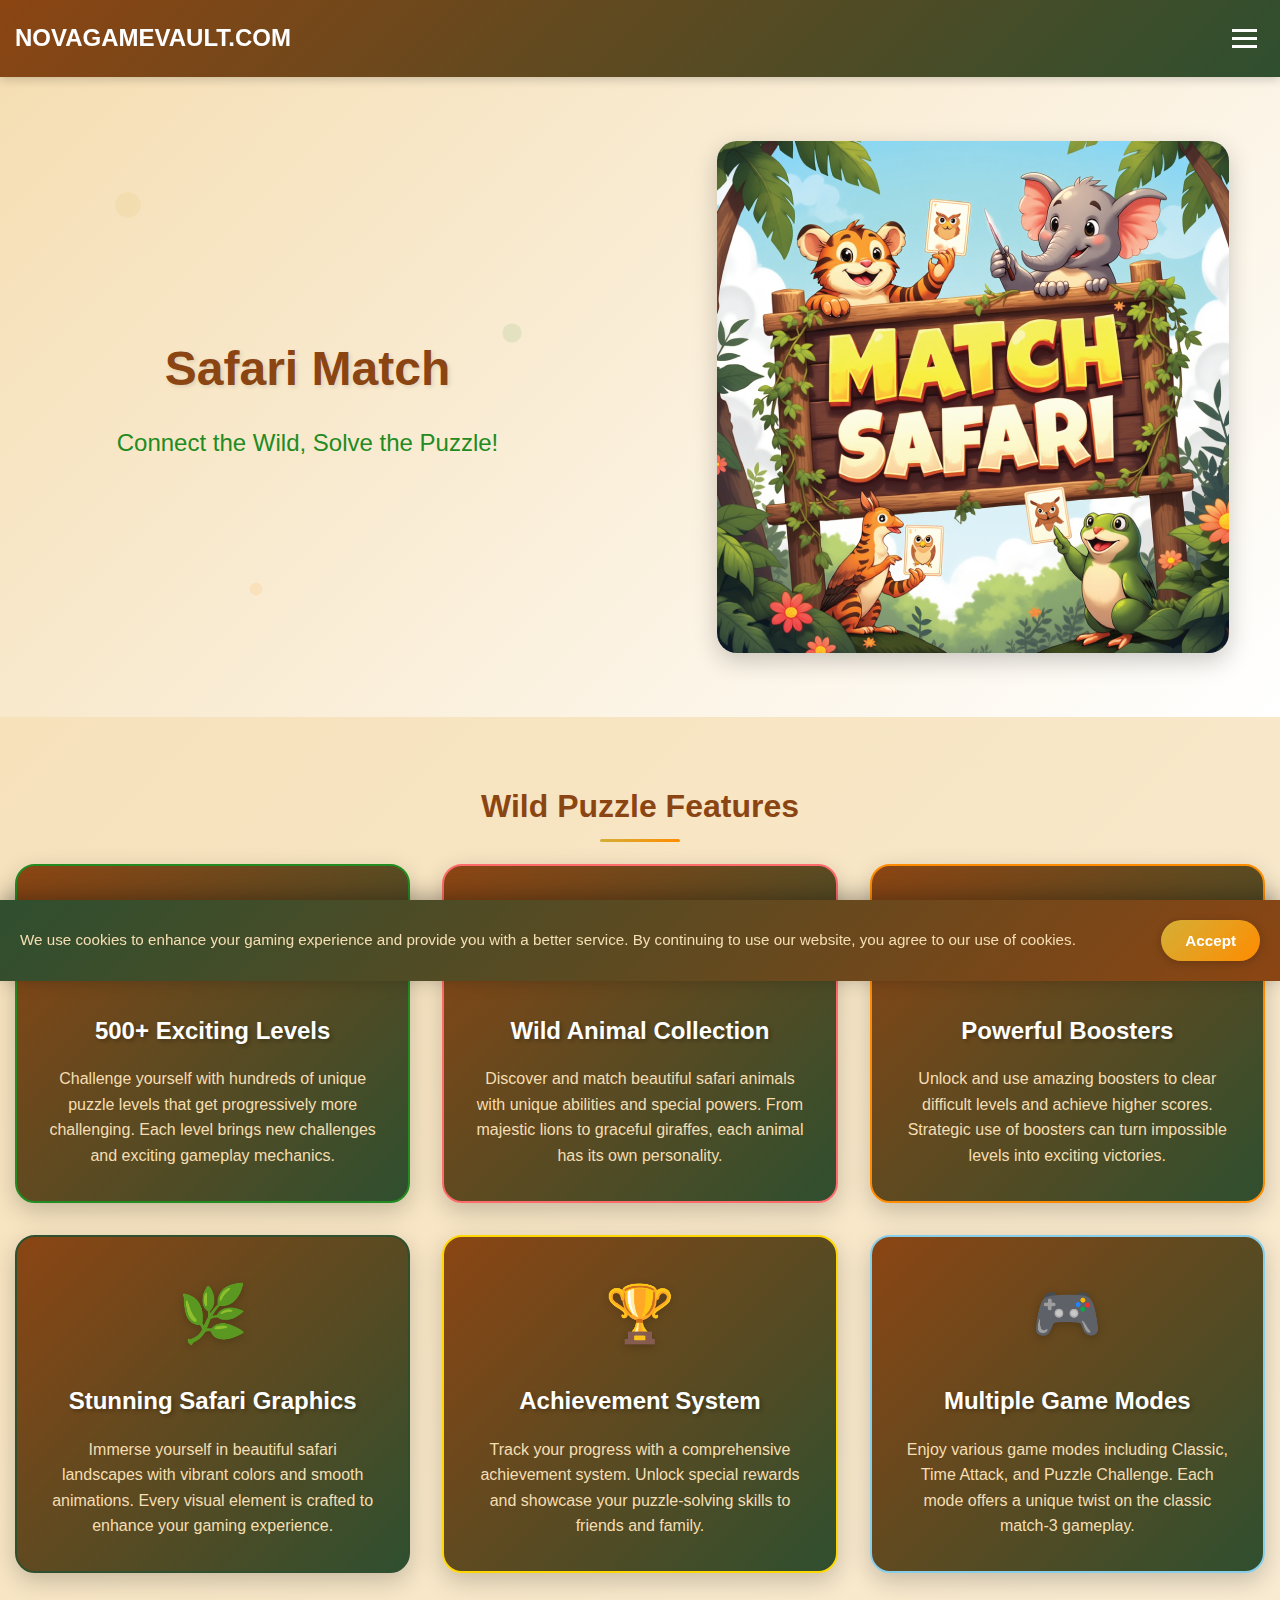
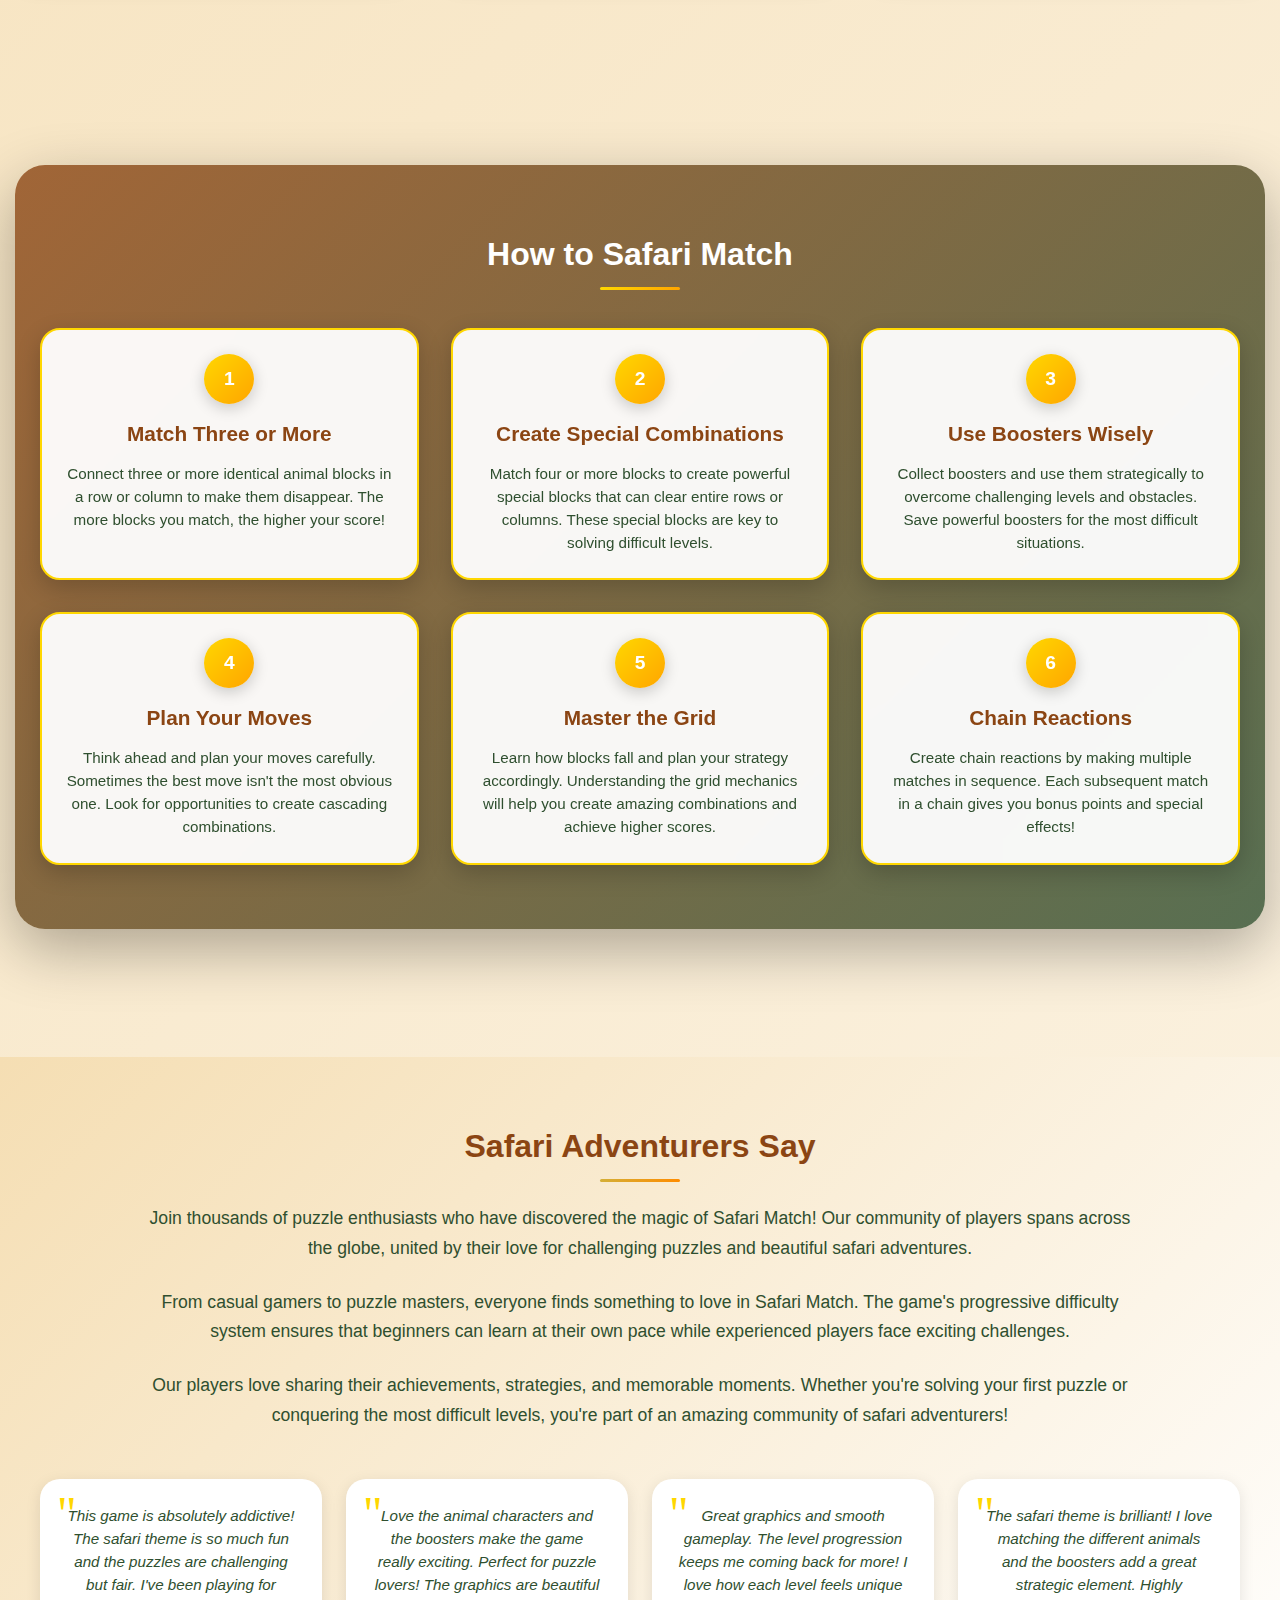
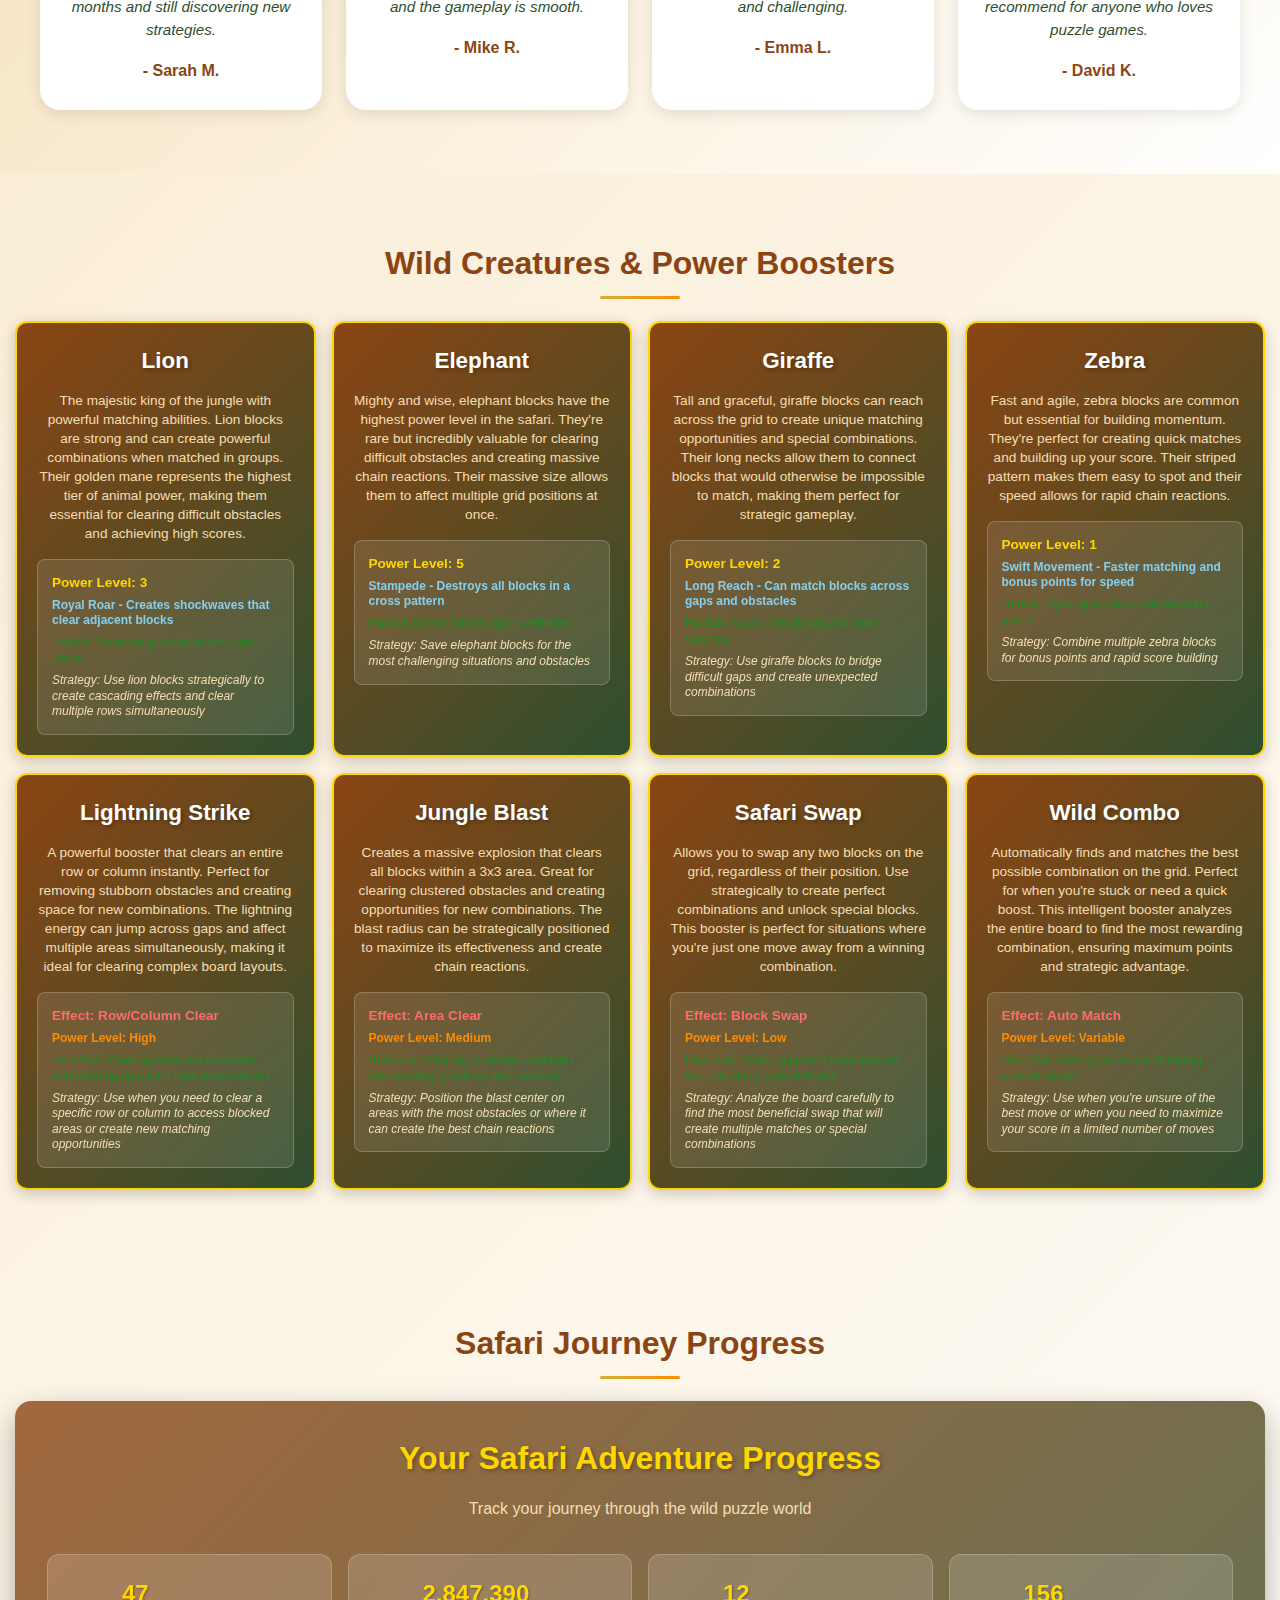
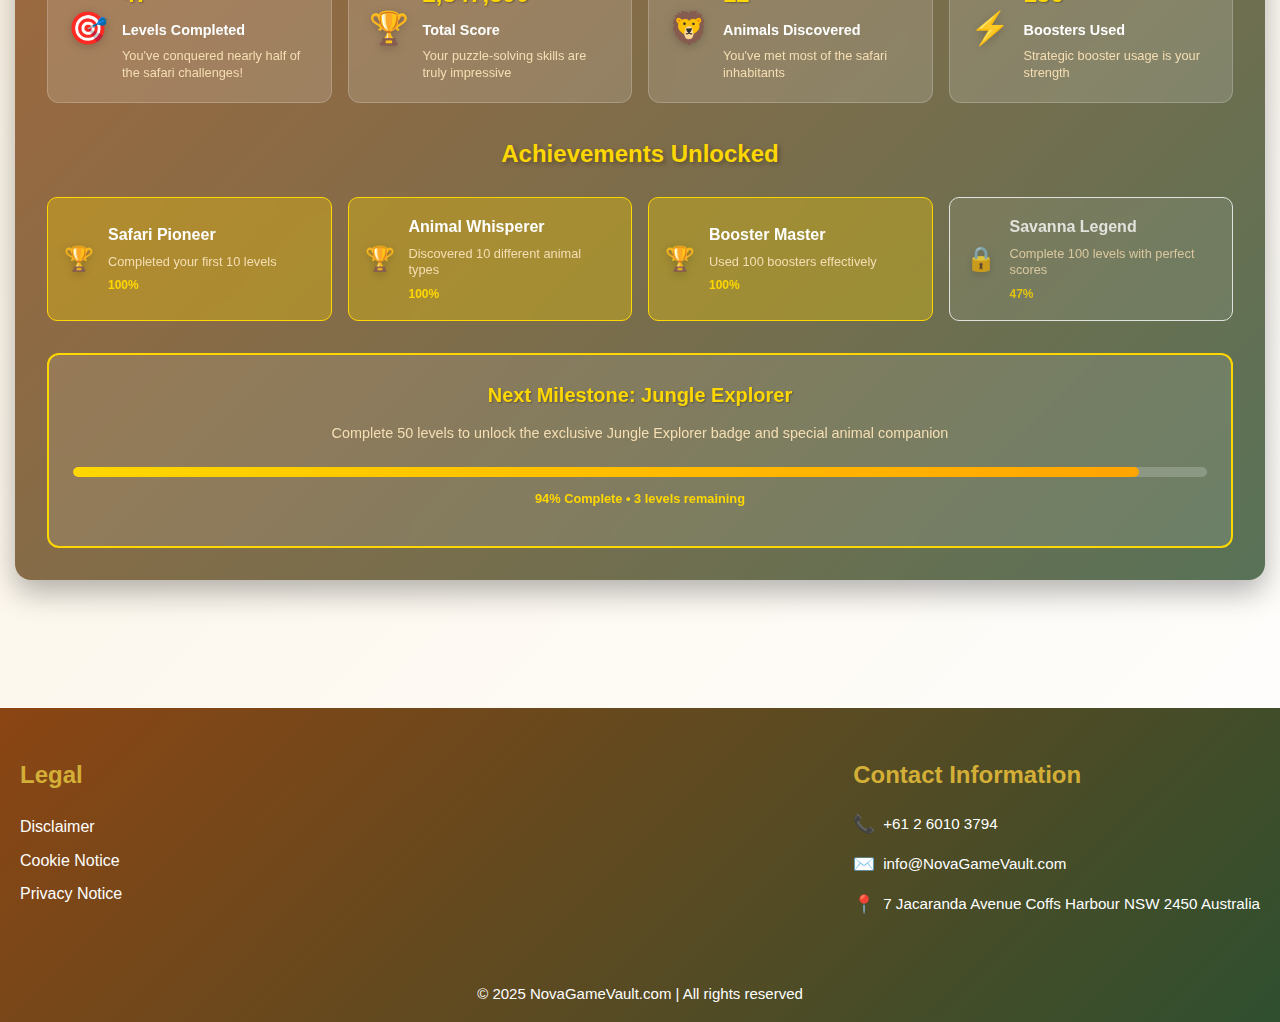
<file: index.html>
<!DOCTYPE html>
<html lang="en">
  <head>
    <meta charset="UTF-8" />
    <meta name="viewport" content="width=device-width, initial-scale=1.0" />
    <title>Safari Match - Wild Puzzle Adventure | NovaGameVault.com</title>
    <meta
      name="description"
      content="Connect colorful animal blocks in this exciting match-3 safari puzzle game. Solve hundreds of levels with wild boosters and stunning graphics! Experience the wild adventure of Safari Match."
    />
    <link rel="stylesheet" href="css/safari-styles.css" />
    <link rel="icon" href="assets/favicon.ico" type="image/x-icon" />
  </head>
  <body>
    <!-- Header will be dynamically loaded -->
    <div id="safari-header-placeholder"></div>

    <!-- Cookie Consent Banner -->
    <div id="cookie-consent-banner" class="cookie-consent-banner">
      <div class="cookie-consent-container">
        <div class="cookie-consent-content">
          <div class="cookie-consent-text">
            <p>
              We use cookies to enhance your gaming experience and provide you
              with a better service. By continuing to use our website, you agree
              to our use of cookies.
            </p>
          </div>
          <div class="cookie-consent-actions">
            <button id="cookie-accept-btn" class="cookie-accept-button">
              Accept
            </button>
          </div>
        </div>
      </div>
    </div>

    <!-- Hero Section -->
    <section class="hero-savanna">
      <div class="savanna-container">
        <div class="hero-content">
          <h1 class="wild-title">Safari Match</h1>
          <p class="savanna-slogan">Connect the Wild, Solve the Puzzle!</p>
        </div>
        <div class="hero-visual">
          <img
            src="assets/safari-hero.jpg"
            alt="Safari Match Game"
            class="hero-image"
          />
        </div>
      </div>
    </section>

    <!-- Puzzle Features Section -->
    <section class="puzzle-features" id="puzzle-features">
      <div class="savanna-container">
        <h2 class="section-title">Wild Puzzle Features</h2>
        <div class="features-grid" id="features-content">
          <!-- Content will be loaded from JSON -->
        </div>
      </div>
    </section>

    <!-- How to Play Section -->
    <section class="how-to-play" id="how-to-play">
      <div class="savanna-container">
        <div class="how-to-safari-card">
          <div class="how-to-safari-bg">
            <h2 class="section-title">How to Safari Match</h2>
            <div class="instructions-grid" id="instructions-content">
              <!-- Content will be loaded from JSON -->
            </div>
          </div>
        </div>
      </div>
    </section>

    <!-- Player Voices Section -->
    <section class="safari-adventurers" id="safari-adventurers">
      <div class="savanna-container">
        <h2 class="section-title">Safari Adventurers Say</h2>

        <!-- Adventurer Text Content -->
        <div class="adventurer-text-content" id="adventurer-text-content">
          <!-- Content will be loaded from JSON -->
        </div>

        <!-- Adventurer Testimonials -->
        <div
          class="adventurer-testimonials-grid"
          id="adventurer-testimonials-content"
        >
          <!-- Content will be loaded from JSON -->
        </div>
      </div>
    </section>

    <!-- Animal Types & Boosters Section -->
    <section class="animal-boosters" id="animal-boosters">
      <div class="savanna-container">
        <h2 class="section-title">Wild Creatures & Power Boosters</h2>
        <div class="animals-boosters-container" id="animals-boosters-content">
          <!-- Content will be loaded from JSON -->
        </div>
      </div>
    </section>

    <!-- Level Progression Section -->
    <section class="level-progression" id="level-progression">
      <div class="savanna-container">
        <h2 class="section-title">Safari Journey Progress</h2>
        <div class="safari-journey-card" id="safari-journey-content">
          <!-- Content will be loaded from JSON -->
        </div>
      </div>
    </section>

    <!-- Footer will be dynamically loaded -->
    <div id="savanna-footer-placeholder"></div>

    <script src="js/safari-main.js"></script>
    <script src="js/safari-loader.js"></script>
  </body>
</html>
</file>
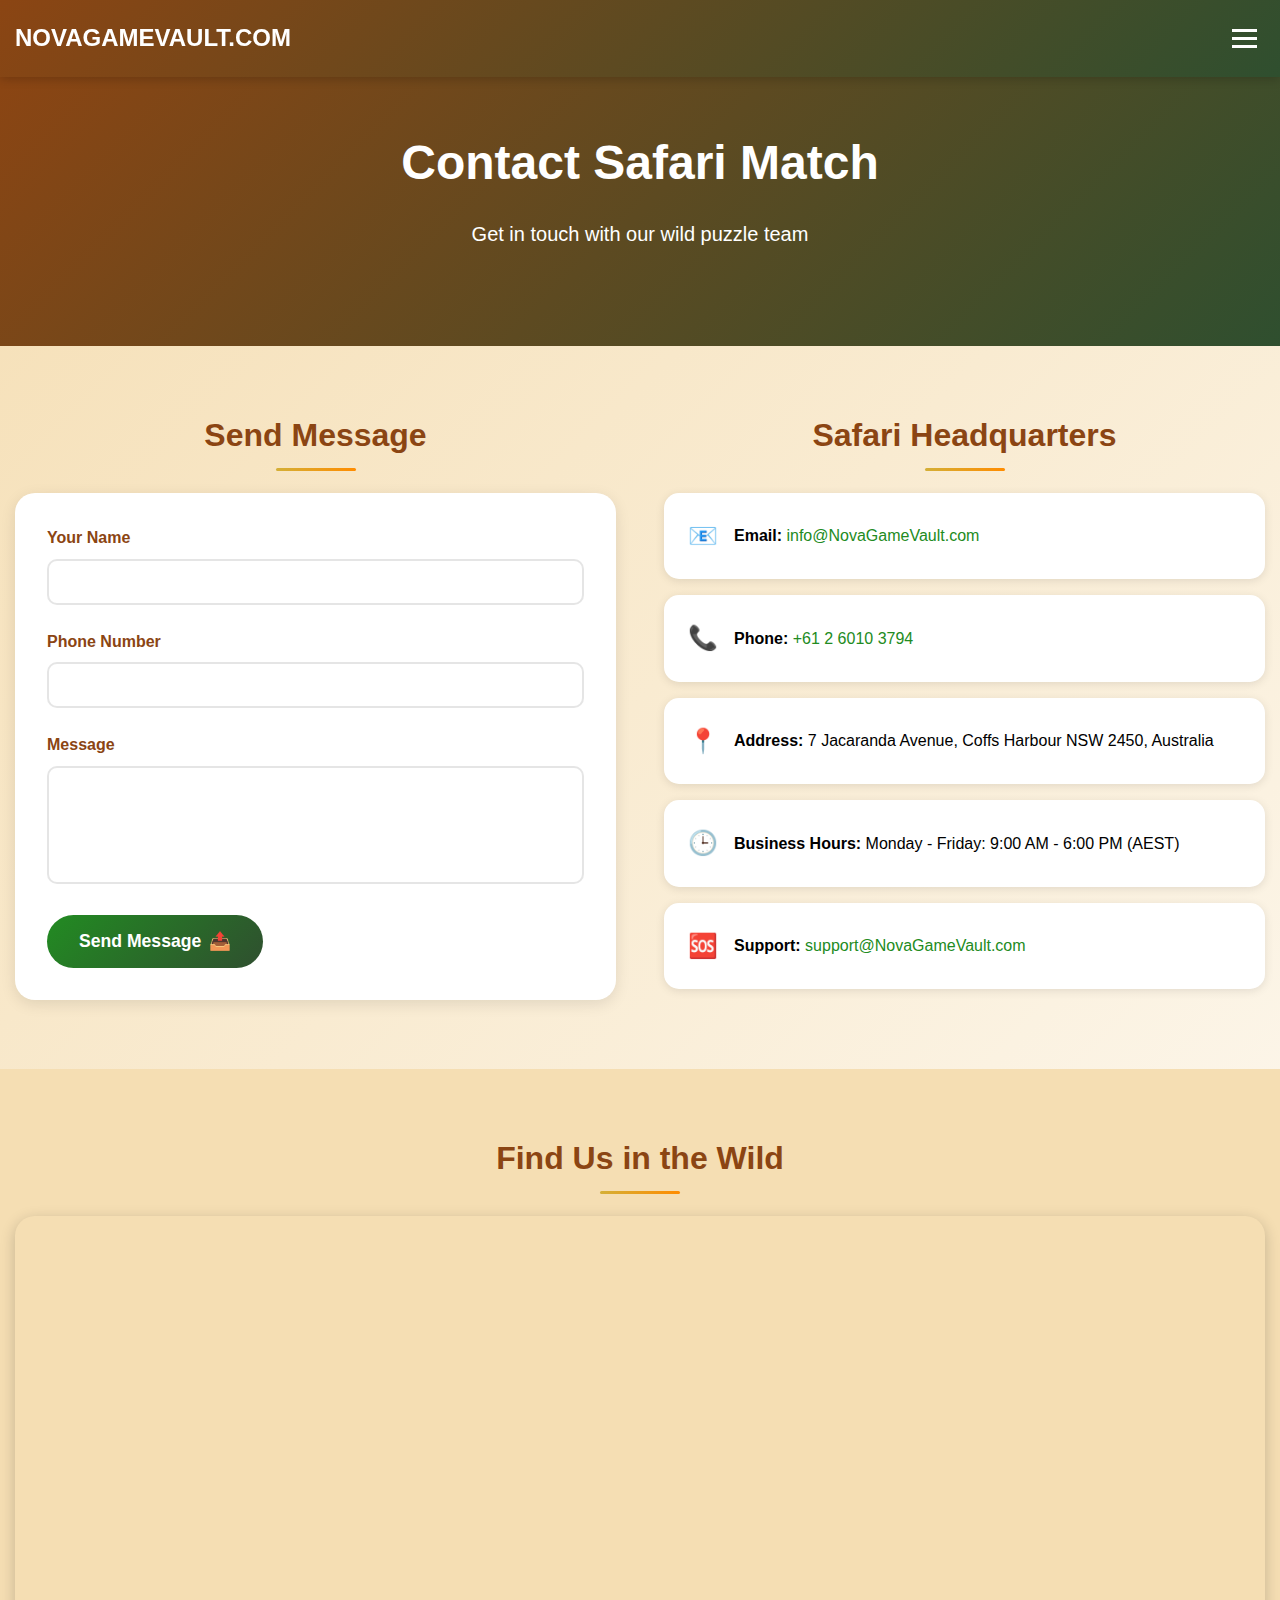
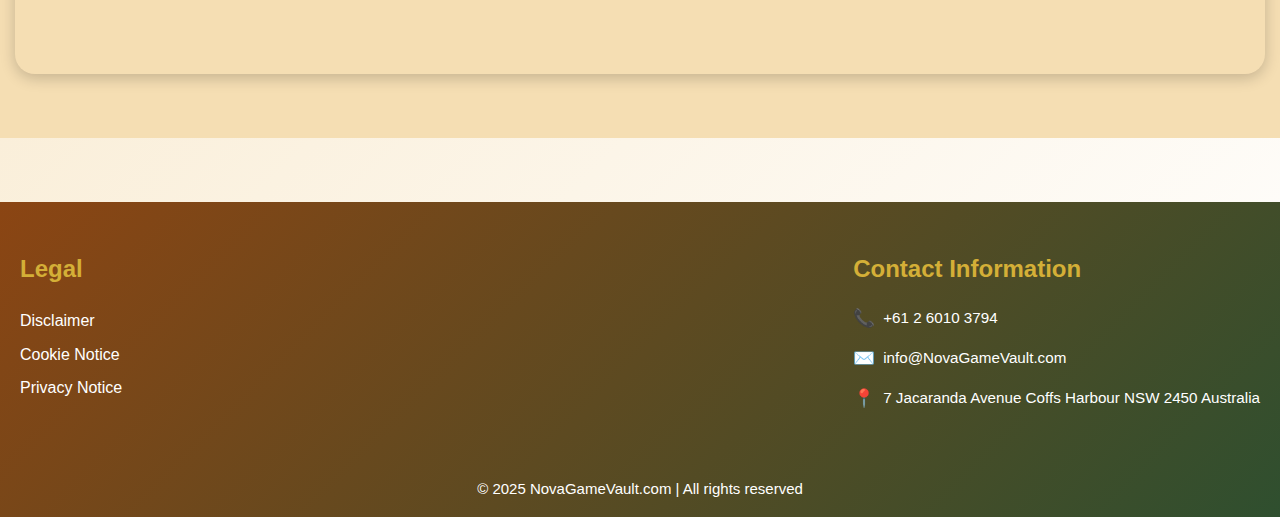
<file: contact-safari.html>
<!DOCTYPE html>
<html lang="en">
  <head>
    <meta charset="UTF-8" />
    <meta name="viewport" content="width=device-width, initial-scale=1.0" />
    <title>Contact Safari Match - Get in Touch | NovaGameVault.com</title>
    <meta
      name="description"
      content="Contact Safari Match team for support, feedback, and questions about our wild puzzle adventure game. Get in touch with our team located in Coffs Harbour, Australia."
    />
    <link rel="stylesheet" href="css/safari-styles.css" />
    <link rel="icon" href="assets/favicon.ico" type="image/x-icon" />
  </head>
  <body>
    <!-- Header will be dynamically loaded -->
    <div id="safari-header-placeholder"></div>

    <!-- Page Header -->
    <section class="page-header-savanna">
      <div class="savanna-container">
        <h1 class="page-title">Contact Safari Match</h1>
        <p class="page-subtitle">Get in touch with our wild puzzle team</p>
      </div>
    </section>

    <!-- Contact Information Section -->
    <section class="contact-info" id="contact-info">
      <div class="savanna-container">
        <div class="contact-grid">
          <div class="contact-details">
            <h2 class="section-title">Safari Headquarters</h2>
            <div class="contact-items" id="contact-details-content">
              <!-- Content will be loaded from JSON -->
            </div>
          </div>
          <div class="contact-form-container">
            <h2 class="section-title">Send Message</h2>
            <form class="safari-contact-form" id="contact-form">
              <div class="form-group">
                <label for="visitor-name" class="form-label">Your Name</label>
                <input
                  type="text"
                  id="visitor-name"
                  name="name"
                  class="form-input"
                  autocomplete="name"
                  required
                />
              </div>
              <div class="form-group">
                <label for="visitor-phone" class="form-label"
                  >Phone Number</label
                >
                <input
                  type="tel"
                  id="visitor-phone"
                  name="phone"
                  class="form-input"
                  autocomplete="tel"
                  required
                />
              </div>
              <div class="form-group">
                <label for="visitor-message" class="form-label">Message</label>
                <textarea
                  id="visitor-message"
                  name="message"
                  class="form-textarea"
                  rows="5"
                  style="resize: none"
                  required
                ></textarea>
              </div>
              <button type="submit" class="submit-button">
                <span class="button-text">Send Message</span>
                <span class="button-icon">📤</span>
              </button>
            </form>
          </div>
        </div>
      </div>
    </section>

    <!-- Map Section -->
    <section class="safari-map-section">
      <div class="savanna-container">
        <h2 class="section-title">Find Us in the Wild</h2>
        <div class="map-container">
          <iframe
            src="https://maps.google.com/maps?q=7%20Jacaranda%20Avenue%20Coffs%20Harbour%20NSW%202450%20Australia&hl=en&z=14&output=embed"
            width="100%"
            height="450"
            style="border: 0"
            allowfullscreen=""
            loading="lazy"
            referrerpolicy="no-referrer-when-downgrade"
            title="Safari Match Headquarters Location"
          >
          </iframe>
        </div>
      </div>
    </section>

    <!-- Footer will be dynamically loaded -->
    <div id="savanna-footer-placeholder"></div>

    <script src="js/safari-main.js"></script>
    <script src="js/safari-loader.js"></script>
  </body>
</html>
</file>
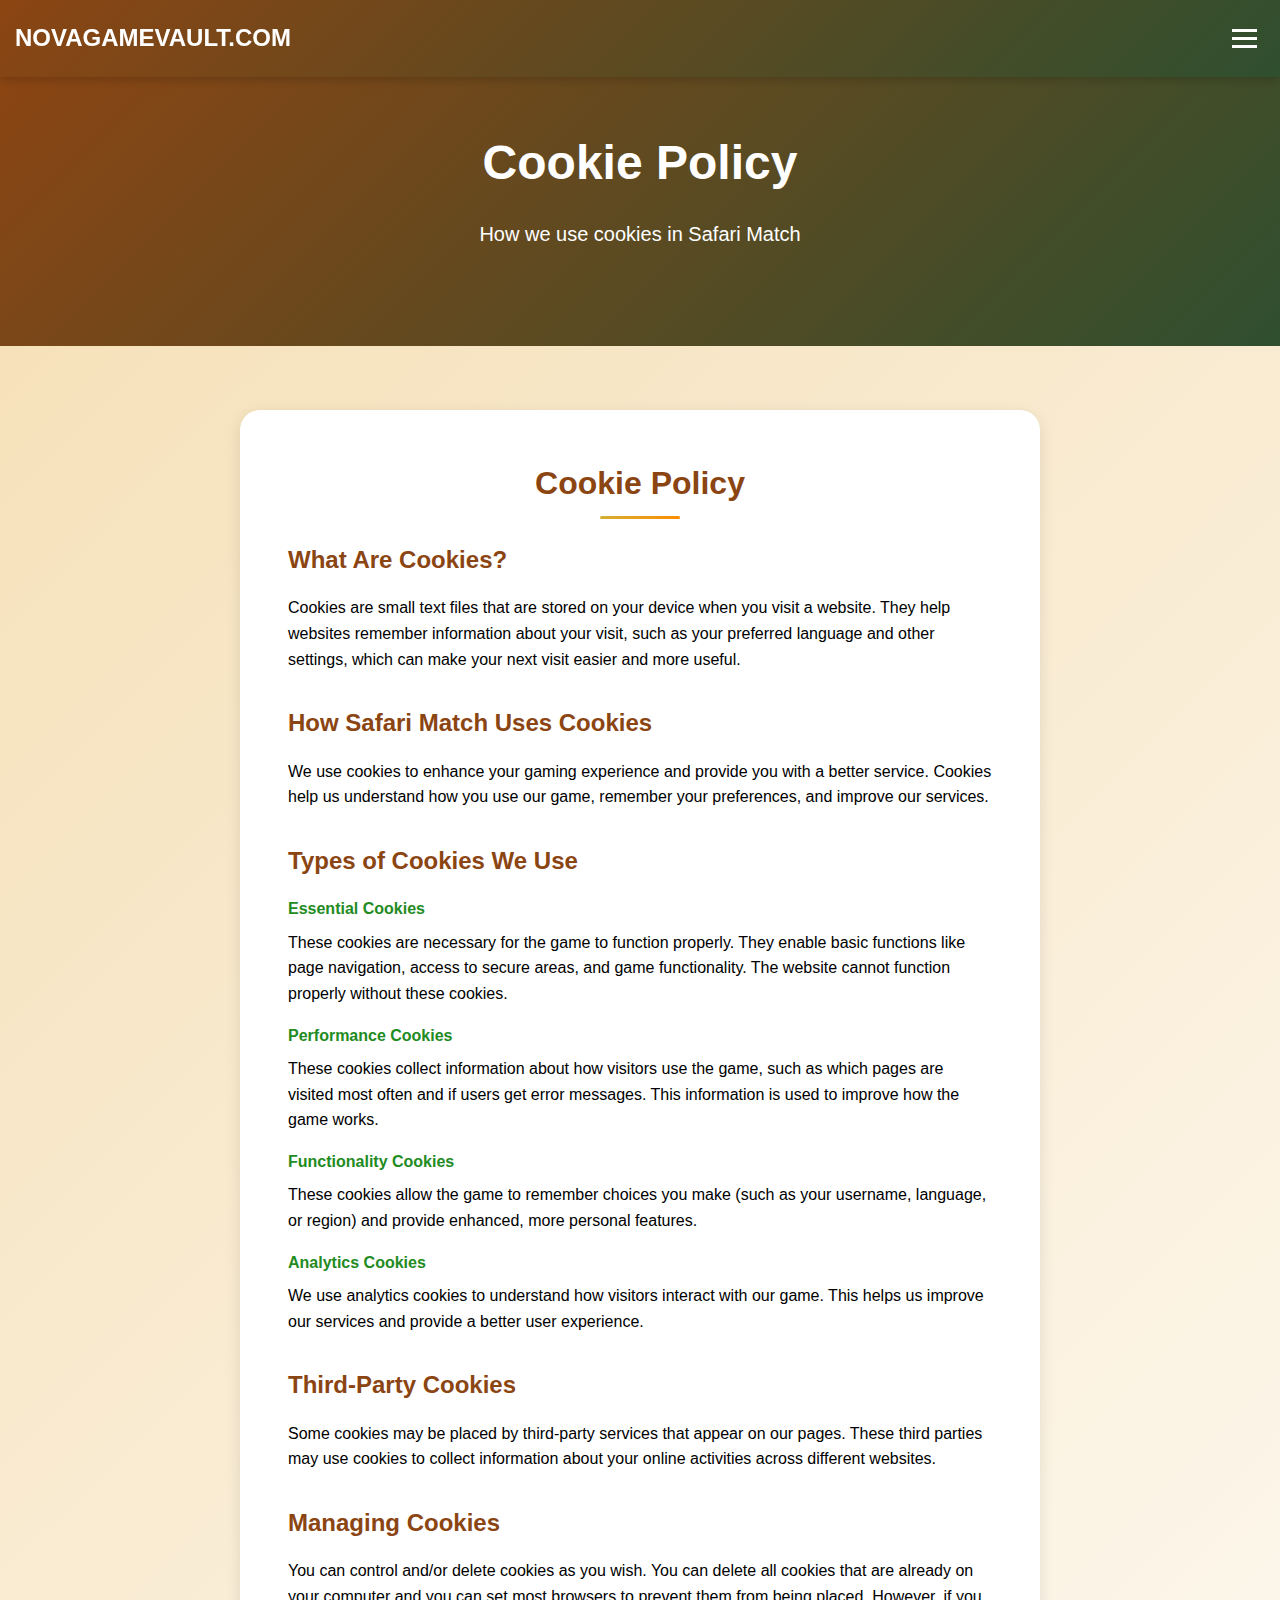
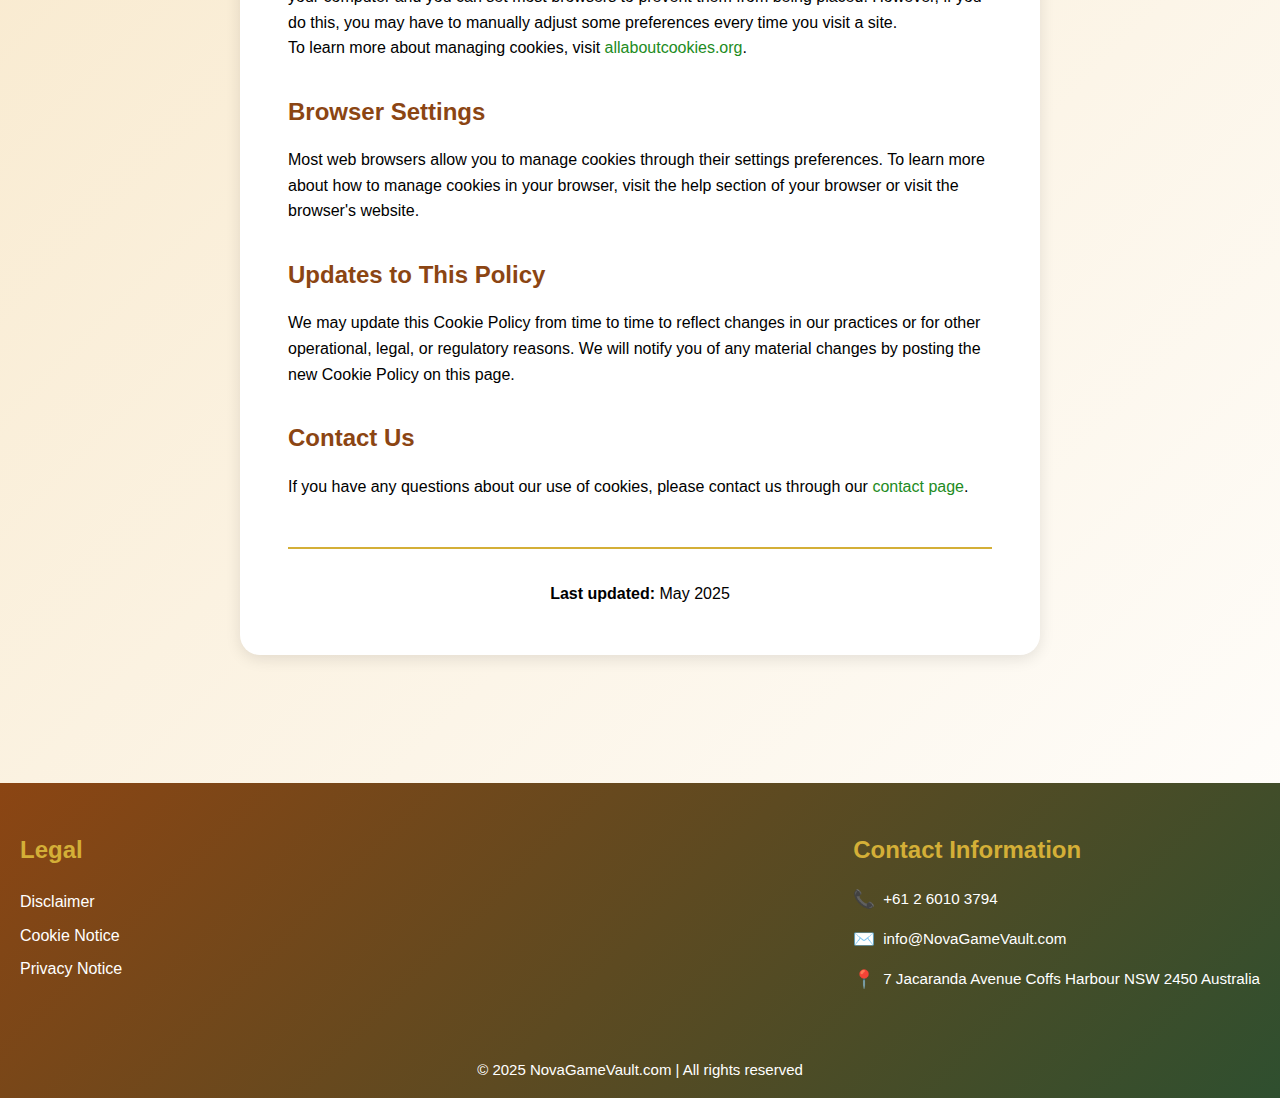
<file: safari-cookies.html>
<!DOCTYPE html>
<html lang="en">
  <head>
    <meta charset="UTF-8" />
    <meta name="viewport" content="width=device-width, initial-scale=1.0" />
    <title>Cookie Policy - Safari Match | NovaGameVault.com</title>
    <meta
      name="description"
      content="Learn about how Safari Match uses cookies to enhance your gaming experience and improve our services. Understand our cookie policy and how to manage your preferences."
    />
    <link rel="stylesheet" href="css/safari-styles.css" />
    <link rel="icon" href="assets/favicon.ico" type="image/x-icon" />
  </head>
  <body>
    <!-- Header will be dynamically loaded -->
    <div id="safari-header-placeholder"></div>

    <!-- Page Header -->
    <section class="page-header-savanna">
      <div class="savanna-container">
        <h1 class="page-title">Cookie Policy</h1>
        <p class="page-subtitle">How we use cookies in Safari Match</p>
      </div>
    </section>

    <!-- Cookie Policy Content -->
    <section class="cookie-policy-content">
      <div class="savanna-container">
        <div class="policy-text-container">
          <h2 class="section-title">Cookie Policy</h2>

          <div class="policy-section">
            <h3>What Are Cookies?</h3>
            <p>
              Cookies are small text files that are stored on your device when
              you visit a website. They help websites remember information about
              your visit, such as your preferred language and other settings,
              which can make your next visit easier and more useful.
            </p>
          </div>

          <div class="policy-section">
            <h3>How Safari Match Uses Cookies</h3>
            <p>
              We use cookies to enhance your gaming experience and provide you
              with a better service. Cookies help us understand how you use our
              game, remember your preferences, and improve our services.
            </p>
          </div>

          <div class="policy-section">
            <h3>Types of Cookies We Use</h3>

            <h4>Essential Cookies</h4>
            <p>
              These cookies are necessary for the game to function properly.
              They enable basic functions like page navigation, access to secure
              areas, and game functionality. The website cannot function
              properly without these cookies.
            </p>

            <h4>Performance Cookies</h4>
            <p>
              These cookies collect information about how visitors use the game,
              such as which pages are visited most often and if users get error
              messages. This information is used to improve how the game works.
            </p>

            <h4>Functionality Cookies</h4>
            <p>
              These cookies allow the game to remember choices you make (such as
              your username, language, or region) and provide enhanced, more
              personal features.
            </p>

            <h4>Analytics Cookies</h4>
            <p>
              We use analytics cookies to understand how visitors interact with
              our game. This helps us improve our services and provide a better
              user experience.
            </p>
          </div>

          <div class="policy-section">
            <h3>Third-Party Cookies</h3>
            <p>
              Some cookies may be placed by third-party services that appear on
              our pages. These third parties may use cookies to collect
              information about your online activities across different
              websites.
            </p>
          </div>

          <div class="policy-section">
            <h3>Managing Cookies</h3>
            <p>
              You can control and/or delete cookies as you wish. You can delete
              all cookies that are already on your computer and you can set most
              browsers to prevent them from being placed. However, if you do
              this, you may have to manually adjust some preferences every time
              you visit a site.
            </p>

            <p>
              To learn more about managing cookies, visit
              <a
                href="https://www.allaboutcookies.org"
                class="safari-link"
                target="_blank"
                rel="noopener"
                >allaboutcookies.org</a
              >.
            </p>
          </div>

          <div class="policy-section">
            <h3>Browser Settings</h3>
            <p>
              Most web browsers allow you to manage cookies through their
              settings preferences. To learn more about how to manage cookies in
              your browser, visit the help section of your browser or visit the
              browser's website.
            </p>
          </div>

          <div class="policy-section">
            <h3>Updates to This Policy</h3>
            <p>
              We may update this Cookie Policy from time to time to reflect
              changes in our practices or for other operational, legal, or
              regulatory reasons. We will notify you of any material changes by
              posting the new Cookie Policy on this page.
            </p>
          </div>

          <div class="policy-section">
            <h3>Contact Us</h3>
            <p>
              If you have any questions about our use of cookies, please contact
              us through our
              <a href="contact-safari.html" class="safari-link">contact page</a
              >.
            </p>
          </div>

          <div class="policy-footer">
            <p>
              <strong>Last updated:</strong>
              May 2025
            </p>
          </div>
        </div>
      </div>
    </section>

    <!-- Footer will be dynamically loaded -->
    <div id="savanna-footer-placeholder"></div>

    <script src="js/safari-main.js"></script>
    <script src="js/safari-loader.js"></script>
  </body>
</html>
</file>
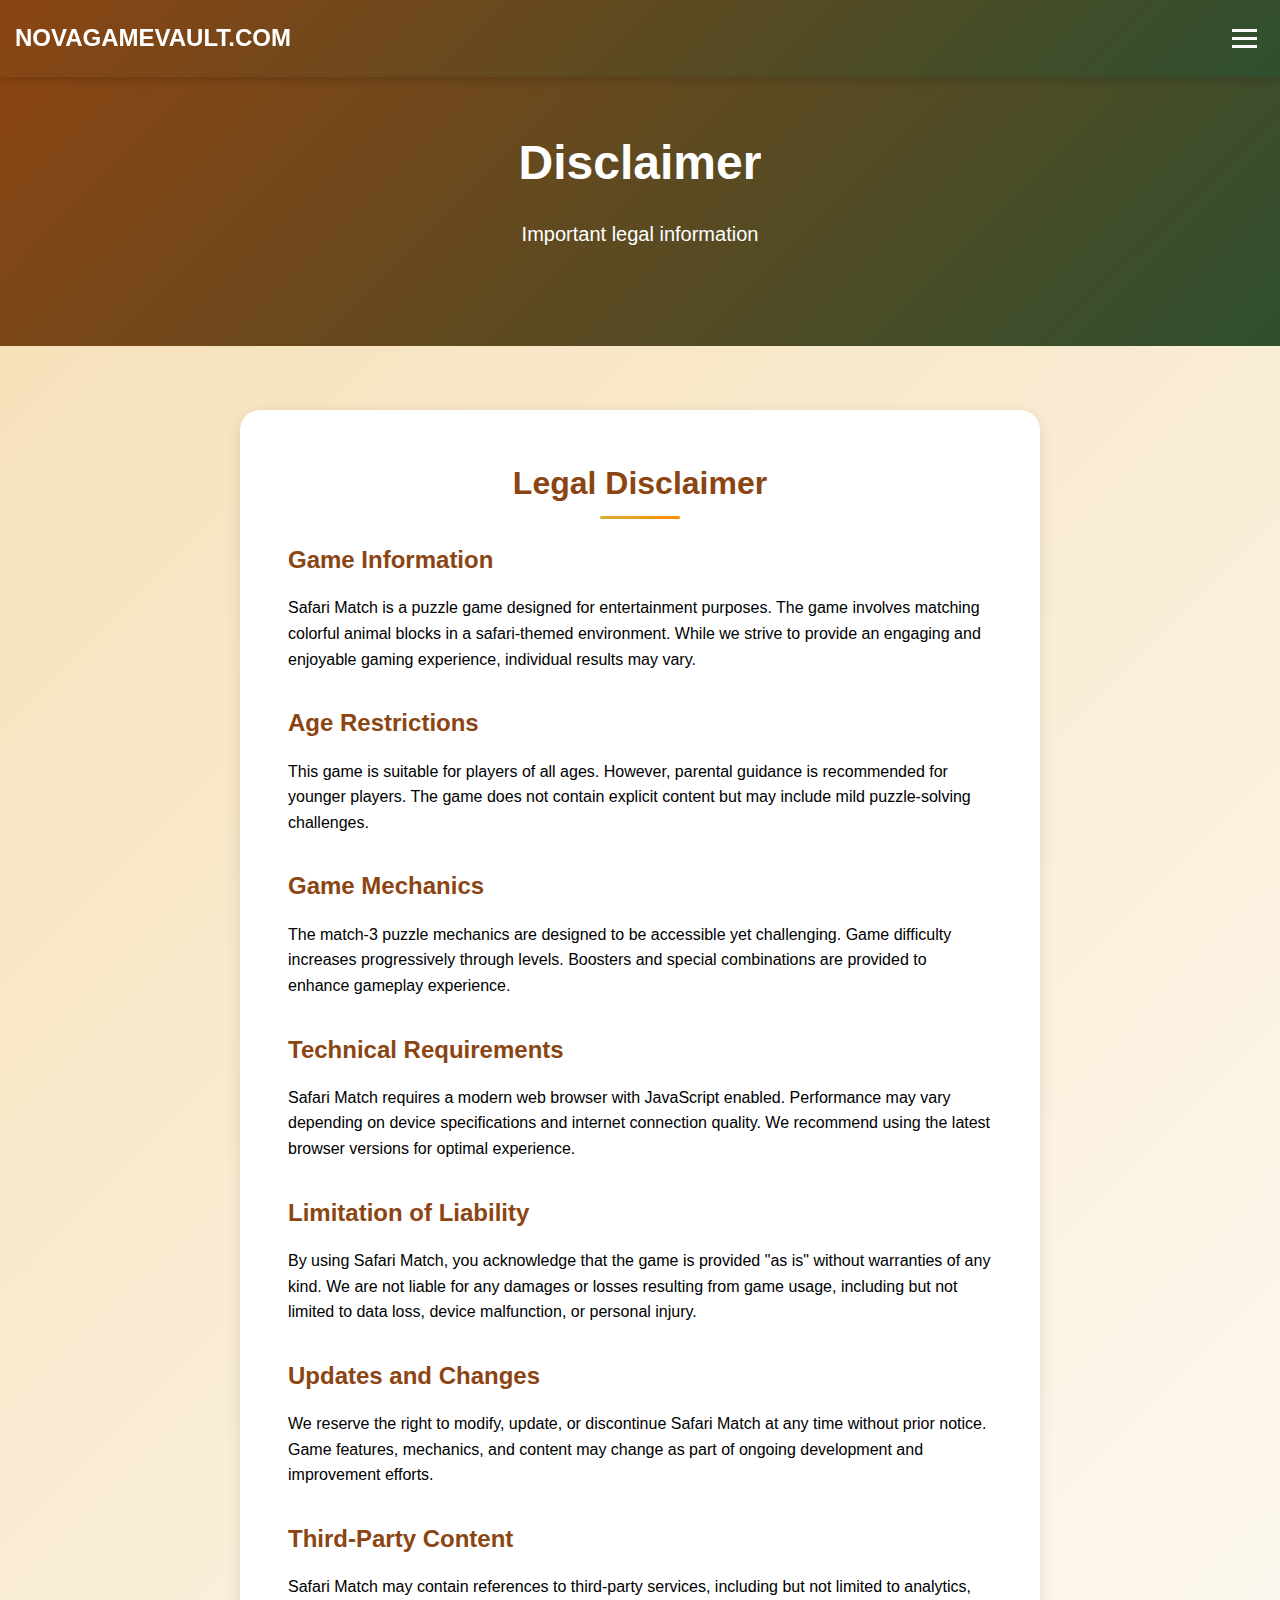
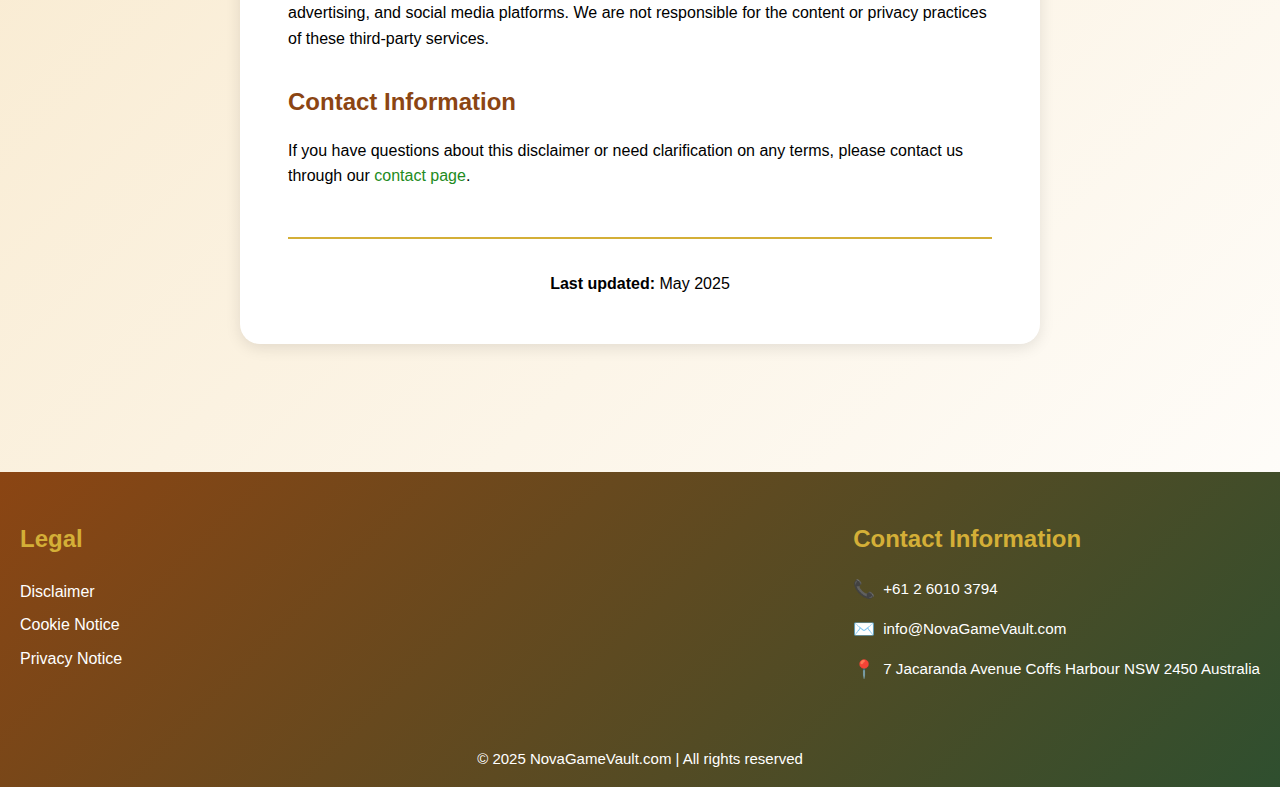
<file: safari-disclaimer.html>
<!DOCTYPE html>
<html lang="en">
  <head>
    <meta charset="UTF-8" />
    <meta name="viewport" content="width=device-width, initial-scale=1.0" />
    <title>Disclaimer - Safari Match | NovaGameVault.com</title>
    <meta
      name="description"
      content="Legal disclaimer and terms for Safari Match game. Important information about game usage, liability, and legal conditions. Read our comprehensive disclaimer."
    />
    <link rel="stylesheet" href="css/safari-styles.css" />
    <link rel="icon" href="assets/favicon.ico" type="image/x-icon" />
  </head>
  <body>
    <!-- Header will be dynamically loaded -->
    <div id="safari-header-placeholder"></div>

    <!-- Page Header -->
    <section class="page-header-savanna">
      <div class="savanna-container">
        <h1 class="page-title">Disclaimer</h1>
        <p class="page-subtitle">Important legal information</p>
      </div>
    </section>

    <!-- Disclaimer Content -->
    <section class="disclaimer-content">
      <div class="savanna-container">
        <div class="legal-text-container">
          <h2 class="section-title">Legal Disclaimer</h2>

          <div class="disclaimer-section">
            <h3>Game Information</h3>
            <p>
              Safari Match is a puzzle game designed for entertainment purposes.
              The game involves matching colorful animal blocks in a
              safari-themed environment. While we strive to provide an engaging
              and enjoyable gaming experience, individual results may vary.
            </p>
          </div>

          <div class="disclaimer-section">
            <h3>Age Restrictions</h3>
            <p>
              This game is suitable for players of all ages. However, parental
              guidance is recommended for younger players. The game does not
              contain explicit content but may include mild puzzle-solving
              challenges.
            </p>
          </div>

          <div class="disclaimer-section">
            <h3>Game Mechanics</h3>
            <p>
              The match-3 puzzle mechanics are designed to be accessible yet
              challenging. Game difficulty increases progressively through
              levels. Boosters and special combinations are provided to enhance
              gameplay experience.
            </p>
          </div>

          <div class="disclaimer-section">
            <h3>Technical Requirements</h3>
            <p>
              Safari Match requires a modern web browser with JavaScript
              enabled. Performance may vary depending on device specifications
              and internet connection quality. We recommend using the latest
              browser versions for optimal experience.
            </p>
          </div>

          <div class="disclaimer-section">
            <h3>Limitation of Liability</h3>
            <p>
              By using Safari Match, you acknowledge that the game is provided
              "as is" without warranties of any kind. We are not liable for any
              damages or losses resulting from game usage, including but not
              limited to data loss, device malfunction, or personal injury.
            </p>
          </div>

          <div class="disclaimer-section">
            <h3>Updates and Changes</h3>
            <p>
              We reserve the right to modify, update, or discontinue Safari
              Match at any time without prior notice. Game features, mechanics,
              and content may change as part of ongoing development and
              improvement efforts.
            </p>
          </div>

          <div class="disclaimer-section">
            <h3>Third-Party Content</h3>
            <p>
              Safari Match may contain references to third-party services,
              including but not limited to analytics, advertising, and social
              media platforms. We are not responsible for the content or privacy
              practices of these third-party services.
            </p>
          </div>

          <div class="disclaimer-section">
            <h3>Contact Information</h3>
            <p>
              If you have questions about this disclaimer or need clarification
              on any terms, please contact us through our
              <a href="contact-safari.html" class="safari-link">contact page</a
              >.
            </p>
          </div>

          <div class="disclaimer-footer">
            <p><strong>Last updated:</strong> May 2025</p>
          </div>
        </div>
      </div>
    </section>

    <!-- Footer will be dynamically loaded -->
    <div id="savanna-footer-placeholder"></div>

    <script src="js/safari-main.js"></script>
    <script src="js/safari-loader.js"></script>
  </body>
</html>
</file>
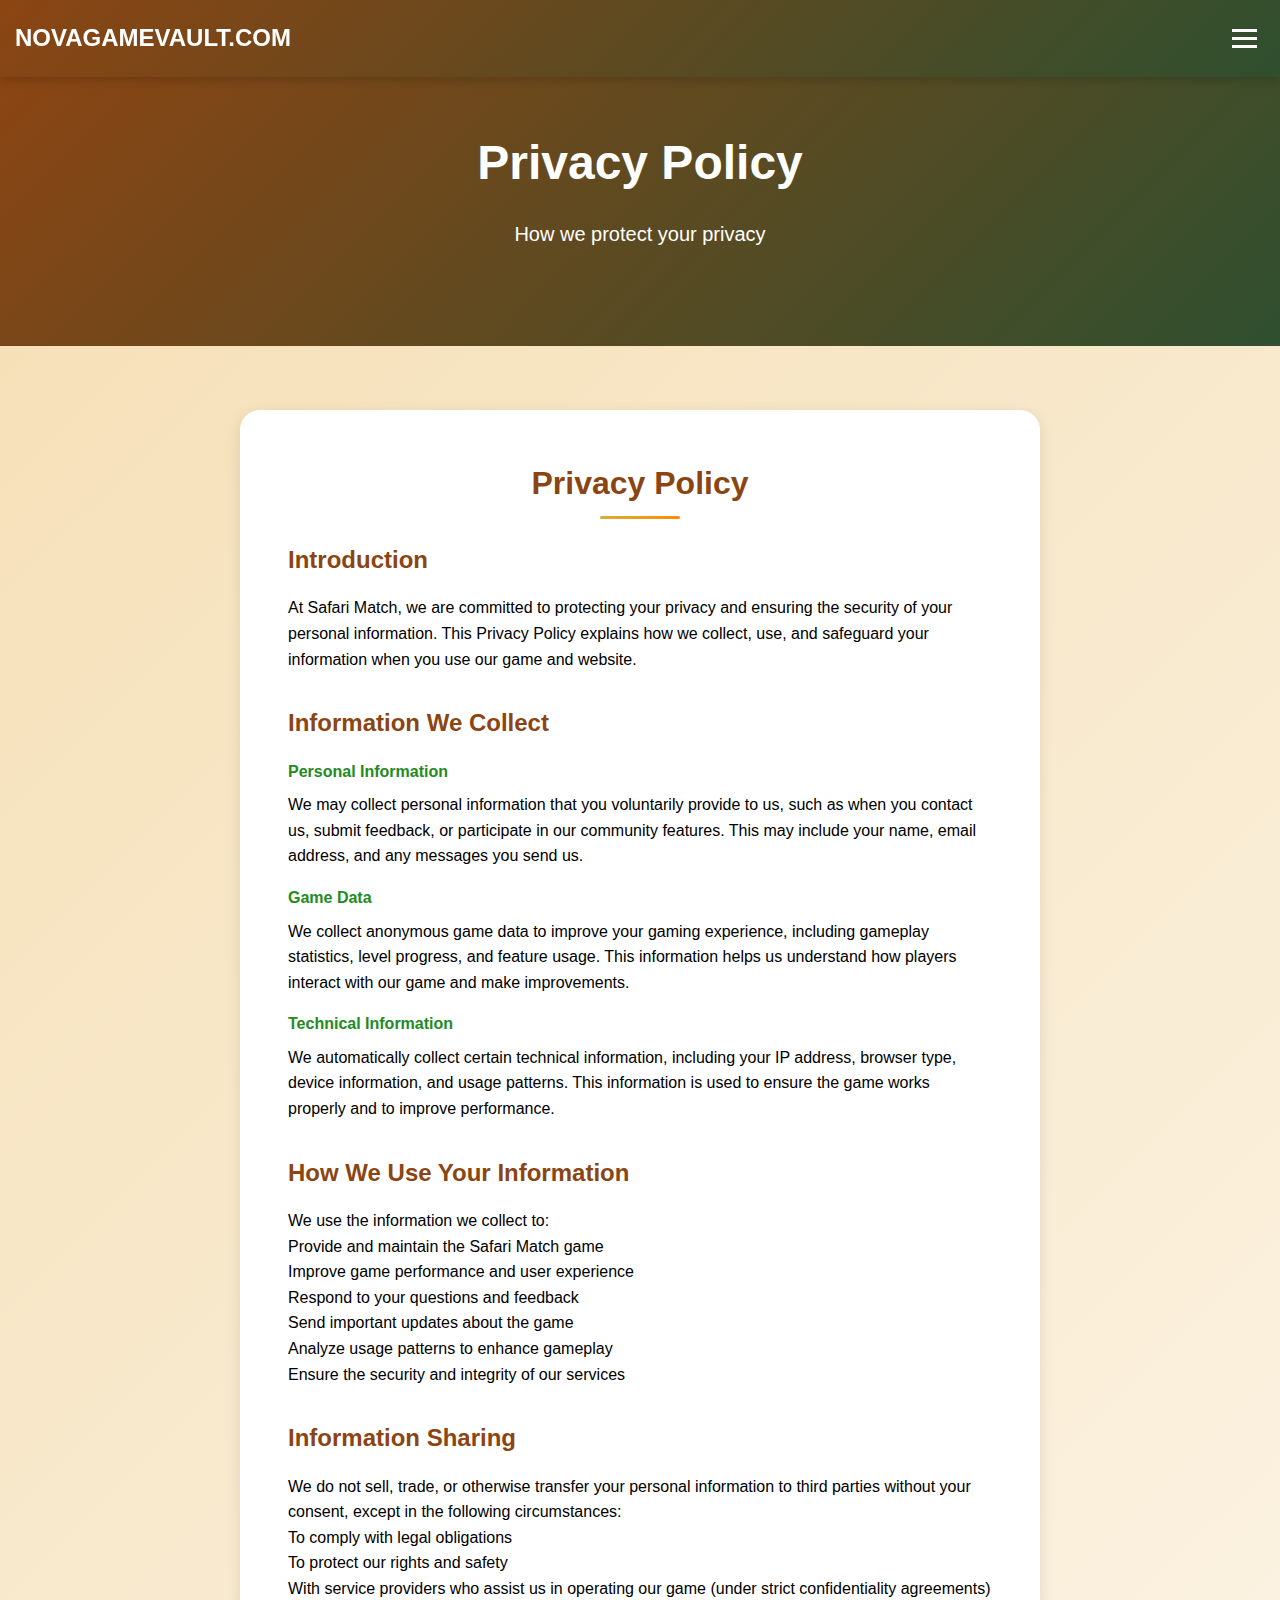
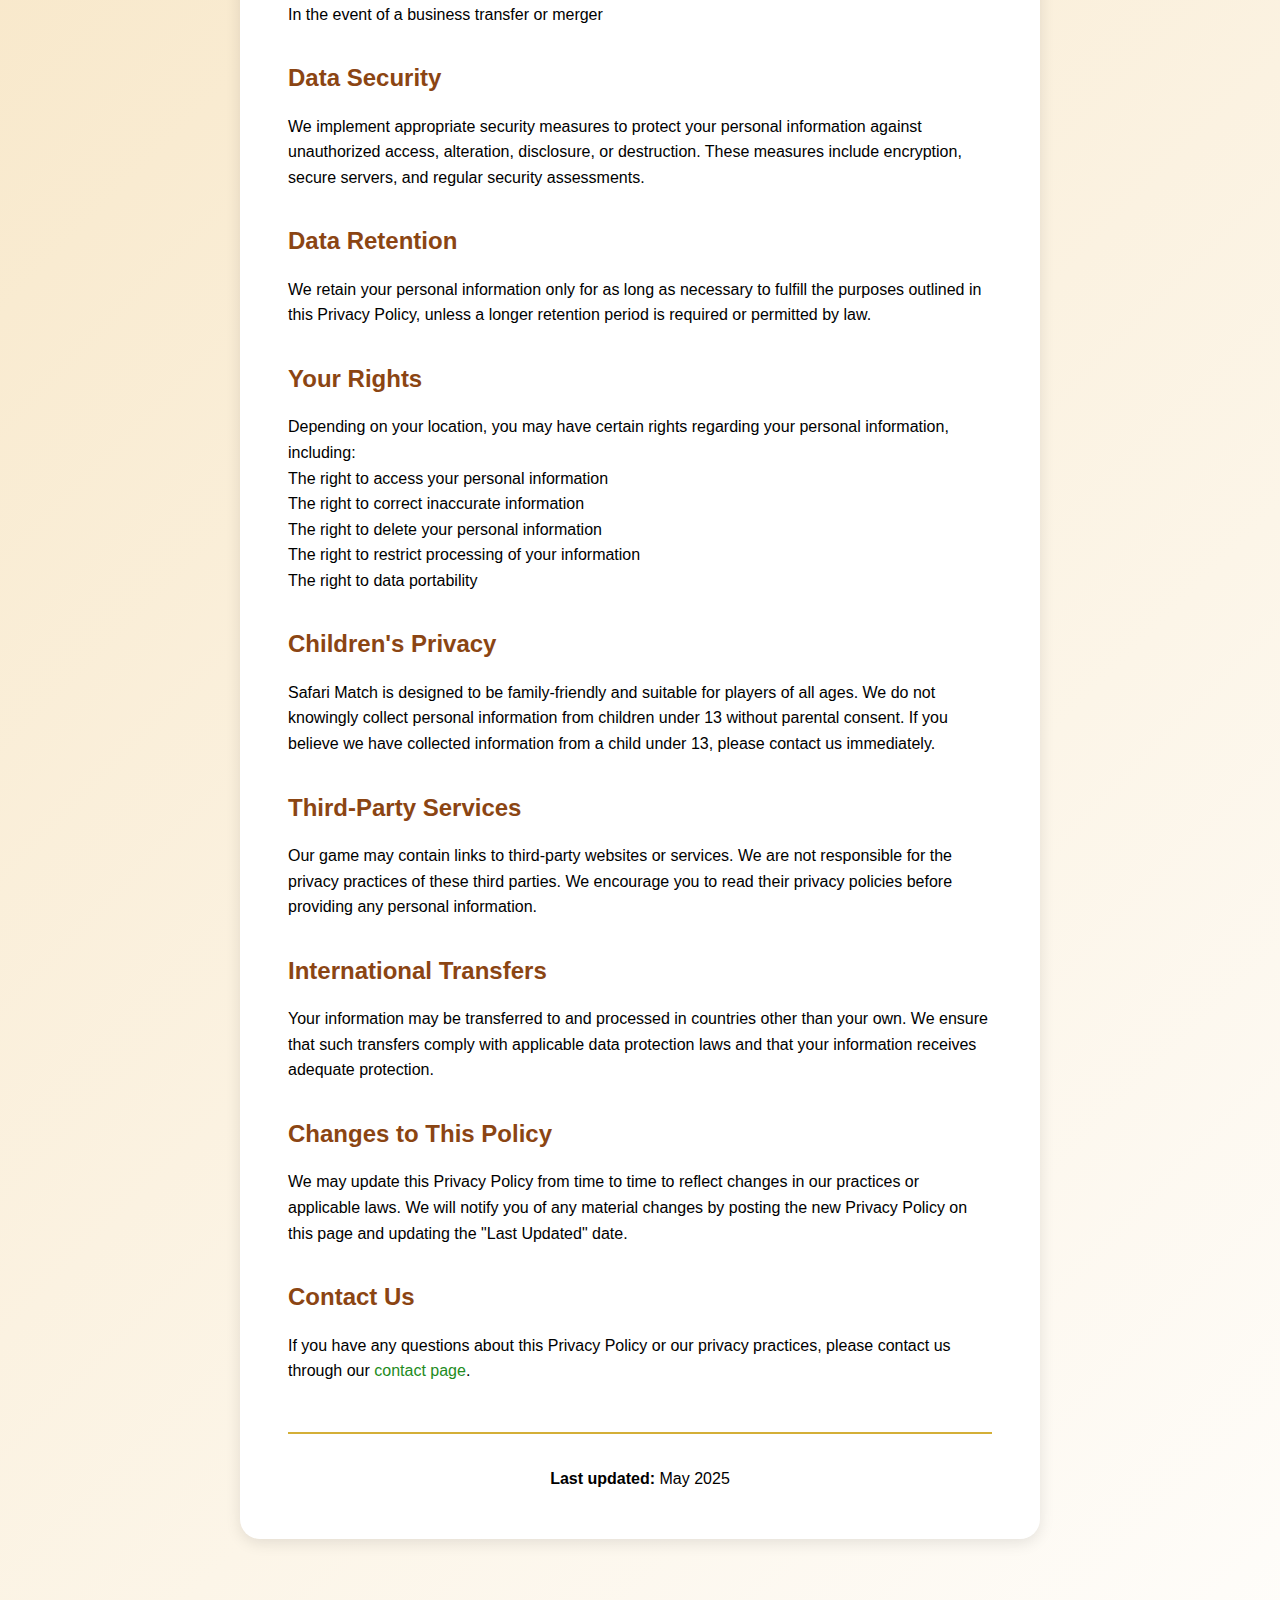
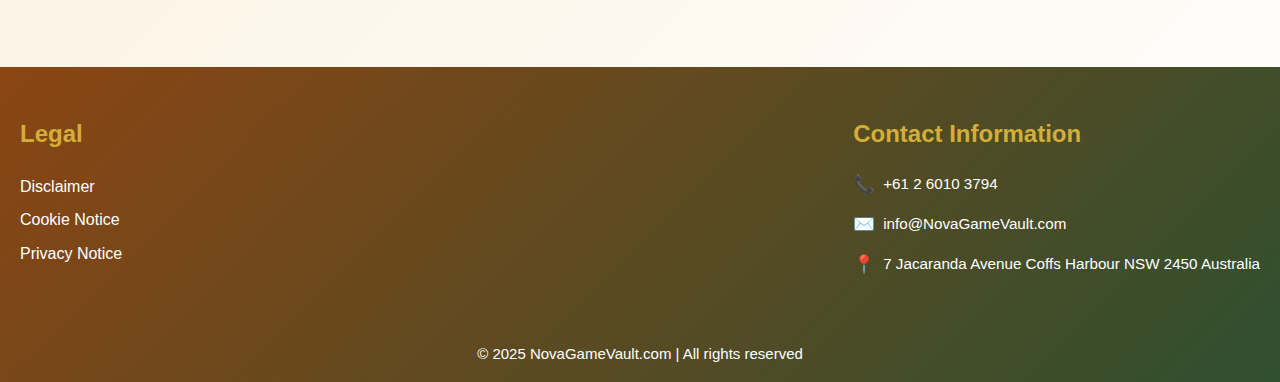
<file: safari-privacy.html>
<!DOCTYPE html>
<html lang="en">
  <head>
    <meta charset="UTF-8" />
    <meta name="viewport" content="width=device-width, initial-scale=1.0" />
    <title>Privacy Policy - Safari Match | NovaGameVault.com</title>
    <meta
      name="description"
      content="Learn about how Safari Match protects your privacy and handles your personal information while providing an amazing gaming experience. Read our comprehensive privacy policy."
    />
    <link rel="stylesheet" href="css/safari-styles.css" />
    <link rel="icon" href="assets/favicon.ico" type="image/x-icon" />
  </head>
  <body>
    <!-- Header will be dynamically loaded -->
    <div id="safari-header-placeholder"></div>

    <!-- Page Header -->
    <section class="page-header-savanna">
      <div class="savanna-container">
        <h1 class="page-title">Privacy Policy</h1>
        <p class="page-subtitle">How we protect your privacy</p>
      </div>
    </section>

    <!-- Privacy Policy Content -->
    <section class="privacy-policy-content">
      <div class="savanna-container">
        <div class="policy-text-container">
          <h2 class="section-title">Privacy Policy</h2>

          <div class="policy-section">
            <h3>Introduction</h3>
            <p>
              At Safari Match, we are committed to protecting your privacy and
              ensuring the security of your personal information. This Privacy
              Policy explains how we collect, use, and safeguard your
              information when you use our game and website.
            </p>
          </div>

          <div class="policy-section">
            <h3>Information We Collect</h3>

            <h4>Personal Information</h4>
            <p>
              We may collect personal information that you voluntarily provide
              to us, such as when you contact us, submit feedback, or
              participate in our community features. This may include your name,
              email address, and any messages you send us.
            </p>

            <h4>Game Data</h4>
            <p>
              We collect anonymous game data to improve your gaming experience,
              including gameplay statistics, level progress, and feature usage.
              This information helps us understand how players interact with our
              game and make improvements.
            </p>

            <h4>Technical Information</h4>
            <p>
              We automatically collect certain technical information, including
              your IP address, browser type, device information, and usage
              patterns. This information is used to ensure the game works
              properly and to improve performance.
            </p>
          </div>

          <div class="policy-section">
            <h3>How We Use Your Information</h3>
            <p>We use the information we collect to:</p>
            <p>Provide and maintain the Safari Match game</p>
            <p>Improve game performance and user experience</p>
            <p>Respond to your questions and feedback</p>
            <p>Send important updates about the game</p>
            <p>Analyze usage patterns to enhance gameplay</p>
            <p>Ensure the security and integrity of our services</p>
          </div>

          <div class="policy-section">
            <h3>Information Sharing</h3>
            <p>
              We do not sell, trade, or otherwise transfer your personal
              information to third parties without your consent, except in the
              following circumstances:
            </p>
            <p>To comply with legal obligations</p>
            <p>To protect our rights and safety</p>
            <p>
              With service providers who assist us in operating our game (under
              strict confidentiality agreements)
            </p>
            <p>In the event of a business transfer or merger</p>
          </div>

          <div class="policy-section">
            <h3>Data Security</h3>
            <p>
              We implement appropriate security measures to protect your
              personal information against unauthorized access, alteration,
              disclosure, or destruction. These measures include encryption,
              secure servers, and regular security assessments.
            </p>
          </div>

          <div class="policy-section">
            <h3>Data Retention</h3>
            <p>
              We retain your personal information only for as long as necessary
              to fulfill the purposes outlined in this Privacy Policy, unless a
              longer retention period is required or permitted by law.
            </p>
          </div>

          <div class="policy-section">
            <h3>Your Rights</h3>
            <p>
              Depending on your location, you may have certain rights regarding
              your personal information, including:
            </p>
            <p>The right to access your personal information</p>
            <p>The right to correct inaccurate information</p>
            <p>The right to delete your personal information</p>
            <p>The right to restrict processing of your information</p>
            <p>The right to data portability</p>
          </div>

          <div class="policy-section">
            <h3>Children's Privacy</h3>
            <p>
              Safari Match is designed to be family-friendly and suitable for
              players of all ages. We do not knowingly collect personal
              information from children under 13 without parental consent. If
              you believe we have collected information from a child under 13,
              please contact us immediately.
            </p>
          </div>

          <div class="policy-section">
            <h3>Third-Party Services</h3>
            <p>
              Our game may contain links to third-party websites or services. We
              are not responsible for the privacy practices of these third
              parties. We encourage you to read their privacy policies before
              providing any personal information.
            </p>
          </div>

          <div class="policy-section">
            <h3>International Transfers</h3>
            <p>
              Your information may be transferred to and processed in countries
              other than your own. We ensure that such transfers comply with
              applicable data protection laws and that your information receives
              adequate protection.
            </p>
          </div>

          <div class="policy-section">
            <h3>Changes to This Policy</h3>
            <p>
              We may update this Privacy Policy from time to time to reflect
              changes in our practices or applicable laws. We will notify you of
              any material changes by posting the new Privacy Policy on this
              page and updating the "Last Updated" date.
            </p>
          </div>

          <div class="policy-section">
            <h3>Contact Us</h3>
            <p>
              If you have any questions about this Privacy Policy or our privacy
              practices, please contact us through our
              <a href="contact-safari.html" class="safari-link">contact page</a
              >.
            </p>
          </div>

          <div class="policy-footer">
            <p>
              <strong>Last updated:</strong>
              May 2025
            </p>
          </div>
        </div>
      </div>
    </section>

    <!-- Footer will be dynamically loaded -->
    <div id="savanna-footer-placeholder"></div>

    <script src="js/safari-main.js"></script>
    <script src="js/safari-loader.js"></script>
  </body>
</html>
</file>
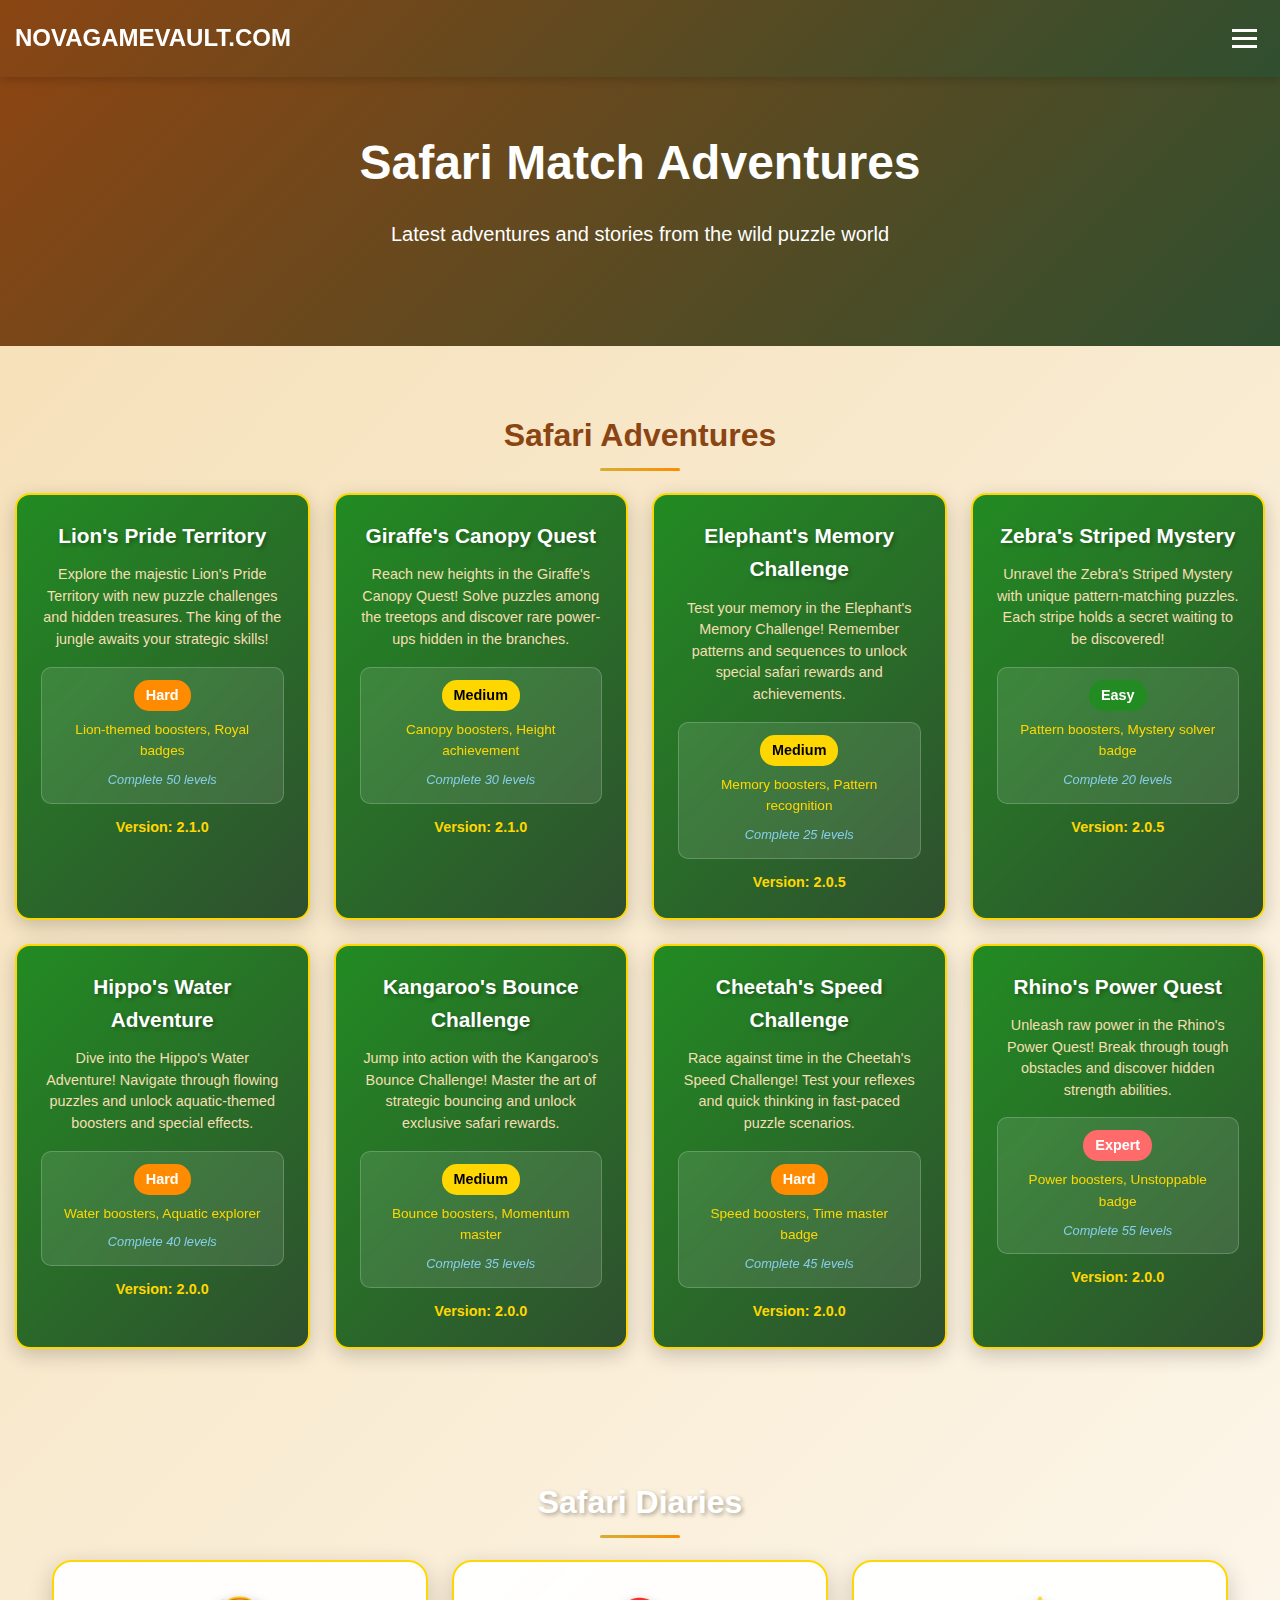
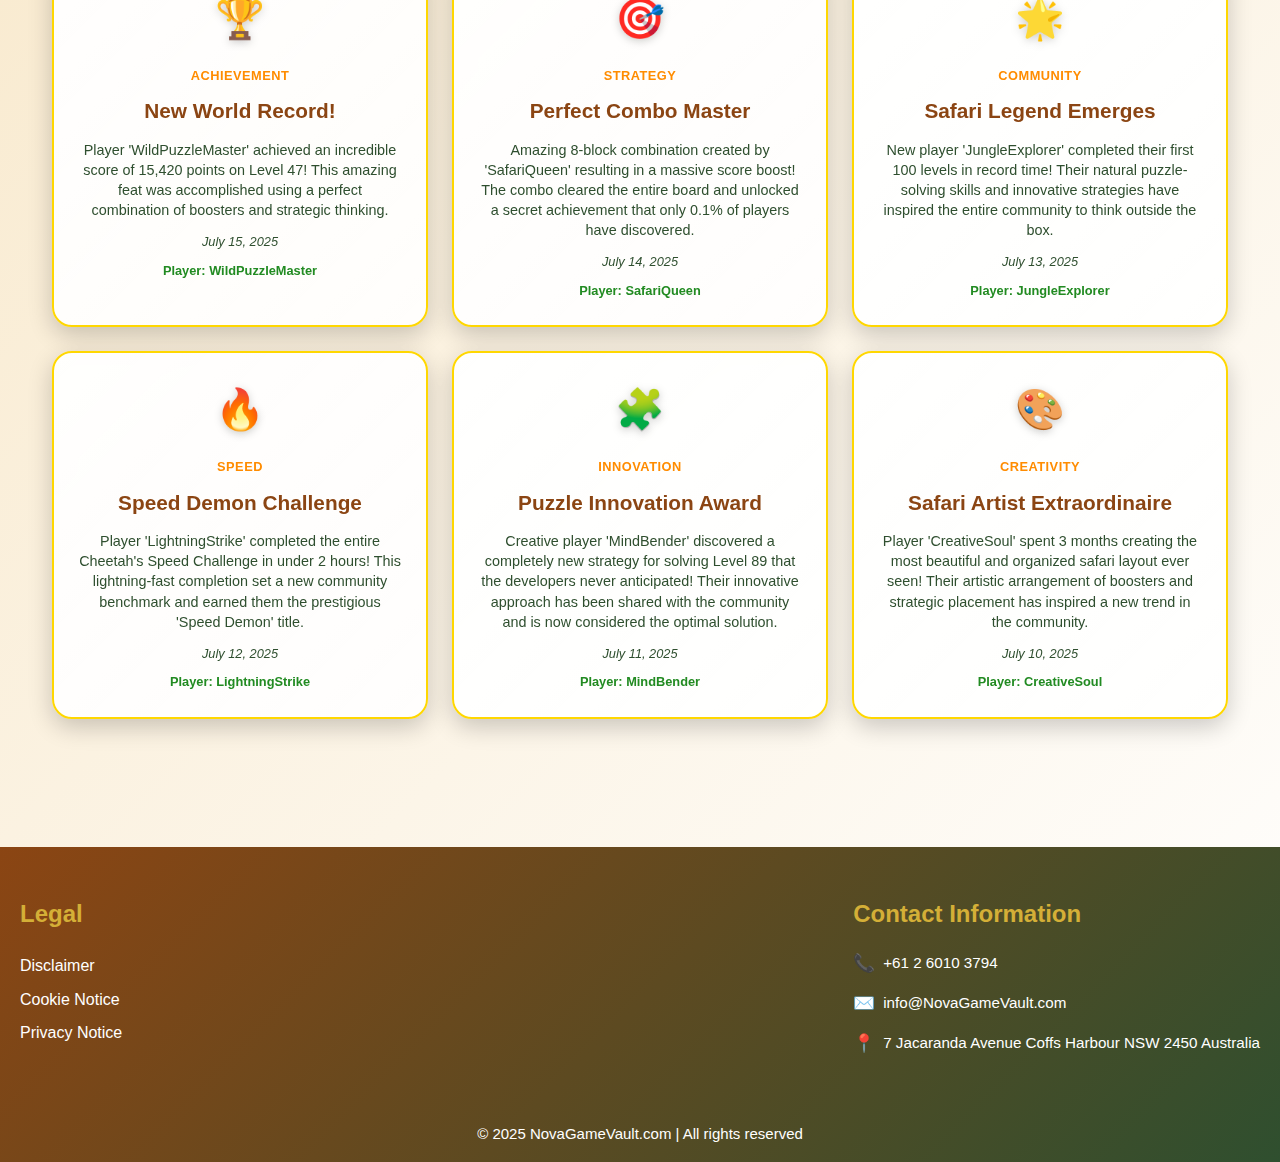
<file: safari-updates.html>
<!DOCTYPE html>
<html lang="en">
  <head>
    <meta charset="UTF-8" />
    <meta name="viewport" content="width=device-width, initial-scale=1.0" />
    <title>
      Safari Match Adventures - Latest Adventures & Stories | NovaGameVault.com
    </title>
    <meta
      name="description"
      content="Stay updated with the latest Safari Match adventures, new territories, and exciting player stories from the wild puzzle world! Discover new challenges and community achievements."
    />
    <link rel="stylesheet" href="css/safari-styles.css" />
    <link rel="icon" href="assets/favicon.ico" type="image/x-icon" />
  </head>
  <body>
    <!-- Header will be dynamically loaded -->
    <div id="safari-header-placeholder"></div>

    <!-- Page Header -->
    <section class="page-header-savanna">
      <div class="savanna-container">
        <h1 class="page-title">Safari Match Adventures</h1>
        <p class="page-subtitle">
          Latest adventures and stories from the wild puzzle world
        </p>
      </div>
    </section>

    <!-- Safari Adventures Section -->
    <section class="safari-adventures" id="safari-adventures">
      <div class="savanna-container">
        <h2 class="section-title">Safari Adventures</h2>
        <div class="adventures-grid" id="adventures-content">
          <!-- Content will be loaded from JSON -->
        </div>
      </div>
    </section>

    <!-- Safari Diaries Section -->
    <section class="safari-diaries" id="safari-diaries">
      <div class="diaries-background">
        <div class="savanna-container">
          <h2 class="section-title">Safari Diaries</h2>
          <div class="diaries-grid" id="diaries-content">
            <!-- Content will be loaded from JSON -->
          </div>
        </div>
      </div>
    </section>

    <!-- Footer will be dynamically loaded -->
    <div id="savanna-footer-placeholder"></div>

    <script src="js/safari-main.js"></script>
    <script src="js/safari-loader.js"></script>
  </body>
</html>
</file>
<file: css/safari-styles.css>
/* Safari Match - Wild Puzzle Adventure Styles */

/* CSS Variables - Safari Theme */
:root {
  --savanna-gold: #d4af37;
  --leaf-green: #228b22;
  --sunset-orange: #ff8c00;
  --match-vibe: #ff6b6b;
  --wild-brown: #8b4513;
  --sky-blue: #87ceeb;
  --earth-red: #cd5c5c;
  --jungle-dark: #2f4f2f;
  --savanna-light: #f5deb3;
  --white: #ffffff;
  --black: #000000;
  --shadow-light: rgba(0, 0, 0, 0.1);
  --shadow-medium: rgba(0, 0, 0, 0.2);
  --shadow-dark: rgba(0, 0, 0, 0.3);
  --safari-accent: #ffd700;
  --safari-highlight: #ffa500;
  --safari-glow: rgba(255, 215, 0, 0.3);

  /* Additional color variables for transparency */
  --transparent-black-10: rgba(0, 0, 0, 0.1);
  --transparent-black-20: rgba(0, 0, 0, 0.2);
  --transparent-black-30: rgba(0, 0, 0, 0.3);
  --transparent-black-40: rgba(0, 0, 0, 0.4);
  --transparent-black-50: rgba(0, 0, 0, 0.5);
  --transparent-black-60: rgba(0, 0, 0, 0.6);
  --transparent-black-70: rgba(0, 0, 0, 0.7);

  --transparent-white-05: rgba(255, 255, 255, 0.05);
  --transparent-white-10: rgba(255, 255, 255, 0.1);
  --transparent-white-15: rgba(255, 255, 255, 0.15);
  --transparent-white-20: rgba(255, 255, 255, 0.2);
  --transparent-white-25: rgba(255, 255, 255, 0.25);
  --transparent-white-90: rgba(255, 255, 255, 0.9);
  --transparent-white-95: rgba(255, 255, 255, 0.95);
}

/* Cookie Consent Banner Styles */
.cookie-consent-banner {
  position: fixed;
  bottom: 0;
  left: 0;
  right: 0;
  background: linear-gradient(135deg, var(--jungle-dark), var(--wild-brown));
  color: var(--white);
  z-index: 10000;
  box-shadow: 0 -4px 20px var(--shadow-dark);
  transform: translateY(100%);
  transition: transform 0.3s ease-in-out, opacity 0.3s ease-in-out,
    visibility 0.3s ease-in-out;
}

.cookie-consent-banner.show {
  transform: translateY(0);
}

.cookie-consent-container {
  max-width: 1280px;
  margin: 0 auto;
  padding: 20px;
}

.cookie-consent-content {
  display: flex;
  align-items: center;
  justify-content: space-between;
  gap: 20px;
}

.cookie-consent-text p {
  margin: 0;
  font-size: 0.95rem;
  line-height: 1.5;
  color: var(--savanna-light);
}

.cookie-accept-button {
  background: linear-gradient(
    135deg,
    var(--savanna-gold),
    var(--sunset-orange)
  );
  color: var(--white);
  border: none;
  padding: 12px 24px;
  border-radius: 25px;
  font-size: 0.95rem;
  font-weight: 600;
  cursor: pointer;
  transition: all 0.3s ease;
  white-space: nowrap;
  box-shadow: 0 2px 10px var(--shadow-medium);
}

.cookie-accept-button:hover {
  background: linear-gradient(
    135deg,
    var(--sunset-orange),
    var(--safari-highlight)
  );
  transform: translateY(-2px);
  box-shadow: 0 4px 15px var(--shadow-dark);
}

.cookie-accept-button:active {
  transform: translateY(0);
}

/* Mobile responsive for cookie banner */
@media (max-width: 768px) {
  .cookie-consent-content {
    flex-direction: column;
    text-align: center;
    gap: 15px;
  }

  .cookie-consent-text p {
    font-size: 0.9rem;
  }

  .cookie-accept-button {
    padding: 10px 20px;
    font-size: 0.9rem;
  }
}

/* Reset and Base Styles */
* {
  margin: 0;
  padding: 0;
  box-sizing: border-box;
}

html,
body {
  scroll-behavior: smooth;
}

body {
  font-family: "Segoe UI", Tahoma, Geneva, Verdana, sans-serif;
  line-height: 1.6;
  color: var(--black);
  background: linear-gradient(
    135deg,
    var(--savanna-light) 0%,
    var(--white) 100%
  );
  min-height: 100vh;
}

/* Container */
.savanna-container {
  max-width: 1280px;
  margin: 0 auto;
  padding: 0 20px;
}

/* Typography */
.wild-title {
  font-size: 3.5rem;
  font-weight: 700;
  color: var(--wild-brown);
  text-shadow: 2px 2px 4px var(--shadow-light);
  margin-bottom: 1rem;
  text-align: center;
}

.savanna-slogan {
  font-size: 1.5rem;
  color: var(--leaf-green);
  text-align: center;
  margin-bottom: 2rem;
  font-weight: 500;
}

.section-title {
  font-size: 2.5rem;
  color: var(--wild-brown);
  text-align: center;
  margin-bottom: 2rem;
  position: relative;
}

.section-title::after {
  content: "";
  position: absolute;
  bottom: -10px;
  left: 50%;
  transform: translateX(-50%);
  width: 80px;
  height: 3px;
  background: linear-gradient(90deg, var(--savanna-gold), var(--sunset-orange));
  border-radius: 2px;
}

.page-title {
  font-size: 3rem;
  color: var(--wild-brown);
  text-align: center;
  margin-bottom: 1rem;
}

.page-subtitle {
  font-size: 1.25rem;
  color: var(--leaf-green);
  text-align: center;
  margin-bottom: 3rem;
}

/* Header Styles */
.safari-header {
  position: sticky;
  top: 0;
  z-index: 1002;
  background: linear-gradient(
    135deg,
    var(--wild-brown) 0%,
    var(--jungle-dark) 100%
  );
  padding: 1rem 0;
  box-shadow: 0 2px 10px var(--shadow-medium);
}

.header-content {
  display: flex;
  align-items: center;
  justify-content: space-between;
  position: relative;
}

.safari-logo {
  display: flex;
  align-items: center;
  text-decoration: none;
  color: var(--white);
  font-size: 24px;
  font-weight: 700;
  text-transform: uppercase;

  @media (max-width: 768px) {
    font-size: 18px;
  }
}

.logo-icon {
  font-size: 2rem;
  margin-right: 0.5rem;
}

/* Desktop Navigation - Hidden for all screens */
.safari-navigation {
  display: none;
}

/* Mobile Menu - Always visible */
.mobile-menu-toggle {
  display: block;
}

.burger-button {
  background: none;
  border: none;
  cursor: pointer;
  padding: 0.5rem;
  z-index: 1001;
  position: relative;
}

.burger-line {
  display: block;
  width: 25px;
  height: 3px;
  background: var(--white);
  margin: 5px 0;
  transition: all 0.3s ease;
  transform-origin: center;
}

.burger-button:hover .burger-line {
  background: var(--savanna-gold);
}

/* Burger to X transformation when menu is active */
.burger-button.active .burger-line:nth-child(1) {
  transform: rotate(45deg) translate(5px, 5px);
}

.burger-button.active .burger-line:nth-child(2) {
  opacity: 0;
}

.burger-button.active .burger-line:nth-child(3) {
  transform: rotate(-45deg) translate(7px, -6px);
}

/* Mobile Navigation - Slide from right under header, full remaining height */
.mobile-navigation {
  position: fixed;
  top: 90px; /* Height of header + margin */
  right: 0;
  width: 400px;
  height: calc(100vh - 90px);
  background: var(--jungle-dark);
  z-index: 1001;
  transition: all 0.3s ease-in-out;
  display: flex;
  flex-direction: column;
  box-shadow: -5px 5px 25px var(--shadow-dark);
  border-radius: 0 0 0 20px;
  overflow: hidden;
  opacity: 0;
  visibility: hidden;
  transform: translateX(100%);
}

/* Mobile Menu Overlay */
.mobile-menu-overlay {
  position: fixed;
  top: 90px; /* Height of header + margin */
  left: 0;
  width: 100%;
  height: calc(100vh - 90px);
  background: var(--transparent-black-70);
  z-index: 1000;
  opacity: 0;
  visibility: hidden;
  transition: all 0.3s ease-in-out;
  backdrop-filter: blur(2px);
}

.mobile-menu-overlay.active {
  opacity: 1;
  visibility: visible;
}

.mobile-navigation.active {
  opacity: 1;
  visibility: visible;
  transform: translateX(0);
}

/* Responsive width for different screen sizes */
@media (max-width: 768px) {
  .mobile-navigation {
    width: 350px;
    top: 90px;
    height: calc(100vh - 90px);
  }

  .mobile-menu-overlay {
    top: 90px;
    height: calc(100vh - 90px);
  }
}

@media (max-width: 480px) {
  .mobile-navigation {
    width: 300px;
    top: 90px;
    height: calc(100vh - 90px);
  }

  .mobile-menu-overlay {
    top: 90px;
    height: calc(100vh - 90px);
  }
}

@media (max-width: 360px) {
  .mobile-navigation {
    width: 280px;
    top: 90px;
    height: calc(100vh - 90px);
  }

  .mobile-menu-overlay {
    top: 90px;
    height: calc(100vh - 90px);
  }
}

/* Mobile Navigation Header */
.mobile-nav-header {
  background: var(--wild-brown);
  padding: 1.5rem 2rem;
  display: flex;
  justify-content: space-between;
  align-items: center;
  border-bottom: 2px solid var(--savanna-gold);
  box-shadow: 0 2px 10px var(--shadow-medium);
  border-radius: 0 0 0 20px;
}

.mobile-nav-title {
  color: var(--white);
  font-size: 1.3rem;
  font-weight: 600;
  display: flex;
  align-items: center;
  gap: 0.5rem;
}

.mobile-nav-title::before {
  content: "🦁";
  font-size: 1.5rem;
}

.mobile-nav-close {
  background: none;
  border: none;
  color: var(--white);
  font-size: 1.8rem;
  cursor: pointer;
  padding: 0.5rem;
  transition: all 0.3s ease;
  border-radius: 50%;
  width: 40px;
  height: 40px;
  display: flex;
  align-items: center;
  justify-content: center;
}

.mobile-nav-close:hover {
  color: var(--savanna-gold);
  background: var(--transparent-white-10);
  transform: scale(1.1);
}

/* Mobile Navigation Menu */
.mobile-nav-menu {
  list-style: none;
  margin: 0;
  padding: 1rem 0;
  display: flex;
  flex-direction: column;
}

.mobile-nav-item {
  margin: 0;
  border-bottom: 1px solid var(--transparent-white-10);
  transition: all 0.3s ease;
}

.mobile-nav-item:hover {
  background: var(--transparent-white-05);
}

.mobile-nav-item:last-child {
  border-bottom: none;
}

.mobile-nav-link {
  color: var(--white);
  text-decoration: none;
  font-size: 1.2rem;
  padding: 1.2rem 2rem;
  display: block;
  transition: all 0.3s ease;
  text-align: left;
  font-weight: 500;
  position: relative;
}

.mobile-nav-link::before {
  content: "";
  position: absolute;
  left: 0;
  top: 0;
  height: 100%;
  width: 0;
  background: var(--savanna-gold);
  transition: width 0.3s ease;
  z-index: -1;
}

.mobile-nav-link:hover {
  color: var(--black);
  transform: translateX(10px);
}

.mobile-nav-link:hover::before {
  width: 100%;
}

/* Mobile Navigation Footer */
.mobile-nav-footer {
  background: var(--wild-brown);
  padding: 1.5rem 2rem;
  text-align: center;
  border-top: 2px solid var(--savanna-gold);
  box-shadow: 0 -2px 10px var(--shadow-medium);
  border-radius: 0 0 0 20px;
}

.mobile-nav-footer-text {
  color: var(--savanna-gold);
  font-size: 0.9rem;
  font-weight: 500;
}

/* Hero Section */
.hero-savanna {
  padding: 4rem 0;
  background: linear-gradient(
    135deg,
    var(--savanna-light) 0%,
    var(--white) 100%
  );
  position: relative;
  overflow: hidden;
}

.hero-savanna .savanna-container {
  display: flex;
  align-items: center;
  gap: 3rem;
}

.hero-savanna::before {
  content: "";
  position: absolute;
  top: 0;
  left: 0;
  right: 0;
  bottom: 0;
  background: url('data:image/svg+xml,<svg xmlns="http://www.w3.org/2000/svg" viewBox="0 0 100 100"><circle cx="20" cy="20" r="2" fill="%23D4AF37" opacity="0.1"/><circle cx="80" cy="40" r="1.5" fill="%23228B22" opacity="0.1"/><circle cx="40" cy="80" r="1" fill="%23FF8C00" opacity="0.1"/></svg>');
  pointer-events: none;
}

.hero-content {
  flex: 1;
  display: flex;
  flex-direction: column;
  justify-content: center;
  padding-right: 2rem;
}

.hero-content h1 {
  margin-bottom: 1rem;
}

.hero-content p {
  margin-bottom: 0;
}

/* Hero Visual */
.hero-visual {
  flex: 1;
  display: flex;
  justify-content: center;
  align-items: center;
}

.hero-image {
  max-width: 100%;
  height: auto;
  border-radius: 20px;
  box-shadow: 0 8px 25px var(--shadow-medium);
}

/* Section Styles */
.puzzle-features,
.how-to-play,
.safari-adventurers,
.animal-boosters,
.level-progression,
.safari-adventures,
.safari-diaries,
.contact-info,
.disclaimer-content,
.cookie-policy-content,
.privacy-policy-content {
  padding: 4rem 0;
}

.page-header-savanna {
  padding: 3rem 0;
  background: linear-gradient(
    135deg,
    var(--wild-brown) 0%,
    var(--jungle-dark) 100%
  );
  color: var(--white);
  text-align: center;
}

.page-header-savanna .page-title,
.page-header-savanna .page-subtitle {
  color: var(--white);
}

/* Features Grid */
.features-grid {
  display: flex;
  flex-wrap: wrap;
  gap: 2rem;
  justify-content: center;
}

.feature-card {
  background: linear-gradient(
    135deg,
    var(--wild-brown) 0%,
    var(--jungle-dark) 100%
  );
  padding: 2rem;
  border-radius: 20px;
  box-shadow: 0 8px 25px var(--shadow-medium);
  flex: 1;
  min-width: 300px;
  max-width: 400px;
  text-align: center;
  transition: all 0.3s ease;
  border: 2px solid var(--savanna-gold);
  position: relative;
  overflow: hidden;
}

.feature-card:hover {
  transform: translateY(-8px);
  border-color: var(--sunset-orange);
  box-shadow: 0 12px 35px var(--shadow-dark);
}

.feature-icon {
  font-size: 3.5rem;
  margin-bottom: 1.5rem;
  filter: drop-shadow(0 2px 4px var(--shadow-medium));
  position: relative;
  z-index: 2;
}

.feature-title {
  color: var(--white);
  font-size: 1.5rem;
  font-weight: 700;
  margin-bottom: 1rem;
  text-shadow: 2px 2px 4px var(--shadow-dark);
  position: relative;
  z-index: 2;
}

.feature-description {
  color: var(--savanna-light);
  font-size: 1rem;
  line-height: 1.6;
  position: relative;
  z-index: 2;
}

/* Safari-themed feature card variations */
.feature-card.safari-levels {
  border-color: var(--leaf-green);
}

.feature-card.safari-levels:hover {
  border-color: var(--sky-blue);
}

.feature-card.safari-animals {
  border-color: var(--match-vibe);
}

.feature-card.safari-animals:hover {
  border-color: var(--earth-red);
}

.feature-card.safari-boosters {
  border-color: var(--sunset-orange);
}

.feature-card.safari-boosters:hover {
  border-color: var(--savanna-gold);
}

.feature-card.safari-graphics {
  border-color: var(--jungle-dark);
}

.feature-card.safari-graphics:hover {
  border-color: var(--leaf-green);
}

.feature-card.safari-achievements {
  border-color: var(--safari-accent);
}

.feature-card.safari-achievements:hover {
  border-color: var(--safari-highlight);
}

.feature-card.safari-modes {
  border-color: var(--sky-blue);
}

.feature-card.safari-modes:hover {
  border-color: var(--match-vibe);
}

.feature-card.safari-adventures {
  border-color: var(--safari-accent);
}

.feature-card.safari-adventures:hover {
  border-color: var(--safari-highlight);
}

.feature-card.safari-diaries {
  border-color: var(--match-vibe);
}

.feature-card.safari-diaries:hover {
  border-color: var(--safari-accent);
}

/* Safari Adventure Cards - Unique styling for safari updates */
.adventure-card {
  background: linear-gradient(
    135deg,
    var(--leaf-green) 0%,
    var(--jungle-dark) 100%
  );
  padding: 1.5rem;
  border-radius: 15px;
  box-shadow: 0 6px 20px var(--shadow-medium);
  flex: 1;
  min-width: 280px;
  max-width: 350px;
  text-align: center;
  transition: all 0.3s ease;
  border: 2px solid var(--safari-accent);
  position: relative;
  overflow: hidden;
}

.adventure-card:hover {
  transform: translateY(-8px);
  border-color: var(--safari-highlight);
  box-shadow: 0 12px 35px var(--shadow-dark);
}

.adventure-title {
  color: var(--white);
  font-size: 1.3rem;
  font-weight: 700;
  margin-bottom: 0.75rem;
  text-shadow: 2px 2px 4px var(--shadow-dark);
  position: relative;
  z-index: 2;
}

.adventure-description {
  color: var(--savanna-light);
  font-size: 0.9rem;
  line-height: 1.5;
  position: relative;
  z-index: 2;
  margin-bottom: 1rem;
}

.adventure-details {
  background: var(--transparent-white-10);
  border-radius: 10px;
  padding: 0.75rem;
  margin-bottom: 0.75rem;
  backdrop-filter: blur(10px);
  border: 1px solid var(--transparent-white-20);
}

.adventure-difficulty {
  color: var(--white);
  font-size: 0.9rem;
  font-weight: 600;
  margin-bottom: 0.5rem;
  padding: 0.25rem 0.75rem;
  border-radius: 15px;
  display: inline-block;
}

.adventure-difficulty.easy {
  background: var(--leaf-green);
  color: var(--white);
}

.adventure-difficulty.medium {
  background: var(--safari-accent);
  color: var(--black);
}

.adventure-difficulty.hard {
  background: var(--sunset-orange);
  color: var(--white);
}

.adventure-difficulty.expert {
  background: var(--match-vibe);
  color: var(--white);
}

.adventure-rewards {
  color: var(--safari-accent);
  font-size: 0.85rem;
  font-weight: 500;
  margin-bottom: 0.5rem;
}

.adventure-unlock {
  color: var(--sky-blue);
  font-size: 0.8rem;
  font-style: italic;
}

.adventure-version {
  color: var(--safari-accent);
  font-size: 0.9rem;
  font-weight: 600;
  position: relative;
  z-index: 2;
}

/* Safari Adventures Grid */
.adventures-grid {
  display: flex;
  flex-wrap: wrap;
  gap: 1.5rem;
  justify-content: center;
  margin-top: 1.5rem;
}

/* Diary Cards - Unique styling for player stories */
.diary-card {
  background: linear-gradient(
    135deg,
    var(--match-vibe) 0%,
    var(--earth-red) 100%
  );
  padding: 2rem;
  border-radius: 20px;
  box-shadow: 0 8px 25px var(--shadow-medium);
  flex: 1;
  min-width: 300px;
  max-width: 400px;
  text-align: center;
  transition: all 0.3s ease;
  border: 2px solid var(--safari-accent);
  position: relative;
  overflow: hidden;
}

.diary-card:hover {
  transform: translateY(-8px);
  border-color: var(--safari-highlight);
  box-shadow: 0 12px 35px var(--shadow-dark);
}

.diary-icon {
  font-size: 3.5rem;
  margin-bottom: 1.5rem;
  filter: drop-shadow(0 2px 4px var(--shadow-medium));
  position: relative;
  z-index: 2;
}

.diary-title {
  color: var(--white);
  font-size: 1.5rem;
  font-weight: 700;
  margin-bottom: 1rem;
  text-shadow: 2px 2px 4px var(--shadow-dark);
  position: relative;
  z-index: 2;
}

.diary-story {
  color: var(--savanna-light);
  font-size: 1rem;
  line-height: 1.6;
  position: relative;
  z-index: 2;
  margin-bottom: 1rem;
}

.diary-player {
  color: var(--safari-accent);
  font-size: 0.9rem;
  font-weight: 600;
  position: relative;
  z-index: 2;
}

/* Safari Diaries Container */
.diaries-container {
  display: flex;
  flex-wrap: wrap;
  gap: 2rem;
  justify-content: center;
  margin-top: 2rem;
}

/* Safari Diaries Section - Background and Grid Layout */
.safari-diaries {
  position: relative;
  padding: 2rem 0;
}

.diaries-background {
  background: linear-gradient(
      var(--transparent-black-60),
      var(--transparent-black-60)
    ),
    url("../assets/safari-hero.jpg");
  background-size: cover;
  background-position: center;
  background-attachment: fixed;
  border-radius: 20px;
  margin: 0 20px;
  overflow: hidden;
}

.diaries-background .savanna-container {
  padding: 2rem 2rem;
}

.diaries-background .section-title,
.diaries-background .section-description {
  color: var(--white);
  text-shadow: 2px 2px 4px var(--shadow-dark);
}

.diaries-background .section-title::after {
  background: linear-gradient(90deg, var(--savanna-gold), var(--sunset-orange));
}

.diaries-grid {
  display: grid;
  grid-template-columns: repeat(3, 1fr);
  gap: 1.5rem;
  margin-top: 2rem;
}

/* Enhanced Diary Cards for Grid Layout */
.diaries-grid .diary-card {
  background: linear-gradient(
    135deg,
    var(--transparent-white-95) 0%,
    var(--transparent-white-90) 100%
  );
  border: 2px solid var(--safari-accent);
  backdrop-filter: blur(10px);
  box-shadow: 0 8px 25px var(--shadow-medium);
  transition: all 0.3s ease;
  padding: 1.5rem;
}

.diaries-grid .diary-card .diary-icon {
  font-size: 2.5rem;
  margin-bottom: 1rem;
}

.diaries-grid .diary-card .diary-title {
  font-size: 1.3rem;
  margin-bottom: 0.75rem;
}

.diaries-grid .diary-card .diary-story {
  font-size: 0.9rem;
  margin-bottom: 0.75rem;
  line-height: 1.4;
}

.diaries-grid .diary-card .diary-category,
.diaries-grid .diary-card .diary-date {
  font-size: 0.75rem;
  margin-bottom: 0.5rem;
}

.diaries-grid .diary-card .diary-player {
  font-size: 0.8rem;
}

.diaries-grid .diary-card:hover {
  transform: translateY(-8px);
  border-color: var(--safari-highlight);
  box-shadow: 0 12px 35px var(--shadow-dark);
  background: linear-gradient(
    135deg,
    var(--white) 0%,
    var(--transparent-white-95) 100%
  );
}

.diaries-grid .diary-card .diary-title {
  color: var(--wild-brown);
  text-shadow: none;
}

.diaries-grid .diary-card .diary-story {
  color: var(--jungle-dark);
}

.diaries-grid .diary-card .diary-player {
  color: var(--leaf-green);
  font-weight: 700;
}

.diaries-grid .diary-card .diary-category {
  color: var(--sunset-orange);
  font-size: 0.8rem;
  font-weight: 600;
  text-transform: uppercase;
  letter-spacing: 0.5px;
  margin-bottom: 0.5rem;
}

.diaries-grid .diary-card .diary-date {
  color: var(--jungle-dark);
  font-size: 0.8rem;
  font-style: italic;
  margin-bottom: 0.5rem;
}

/* Responsive Grid Layout */
@media (max-width: 1024px) {
  .diaries-grid {
    grid-template-columns: repeat(2, 1fr);
    gap: 1.5rem;
  }

  .diaries-grid .diary-card {
    padding: 1.25rem;
  }
}

@media (max-width: 768px) {
  .diaries-grid {
    grid-template-columns: 1fr;
    gap: 1.5rem;
  }

  .diaries-background {
    margin: 0 10px;
  }

  .diaries-background .savanna-container {
    padding: 1.5rem 1rem;
  }

  .diaries-grid .diary-card {
    padding: 1.25rem;
  }
}

/* Instructions Container - Legacy support */
.instructions-container {
  max-width: 800px;
  margin: 0 auto;
}

/* Animals & Boosters */
.animals-boosters-container {
  display: flex;
  flex-wrap: wrap;
  gap: 1rem;
  justify-content: center;
}

/* Animal Cards - Unique styling for safari animals */
.animal-card {
  background: linear-gradient(
    135deg,
    var(--wild-brown) 0%,
    var(--jungle-dark) 100%
  );
  padding: 1.25rem;
  border-radius: 12px;
  box-shadow: 0 4px 15px var(--shadow-medium);
  flex: 1;
  min-width: 250px;
  max-width: 320px;
  text-align: left;
  transition: all 0.3s ease;
  border: 2px solid var(--safari-accent);
  position: relative;
  overflow: hidden;
}

.animal-card:hover {
  transform: translateY(-4px);
  border-color: var(--safari-highlight);
  box-shadow: 0 8px 25px var(--shadow-dark);
}

.animal-name {
  color: var(--white);
  font-size: 1.4rem;
  font-weight: 700;
  margin-bottom: 0.75rem;
  text-shadow: 2px 2px 4px var(--shadow-dark);
  position: relative;
  z-index: 2;
  text-align: center;
}

.animal-description {
  color: var(--savanna-light);
  font-size: 0.85rem;
  line-height: 1.4;
  position: relative;
  z-index: 2;
  margin-bottom: 1rem;
  text-align: center;
}

.animal-details {
  background: var(--transparent-white-10);
  border-radius: 8px;
  padding: 0.875rem;
  backdrop-filter: blur(10px);
  border: 1px solid var(--transparent-white-20);
}

.animal-power,
.animal-ability,
.animal-habitat,
.animal-strategy {
  color: var(--white);
  font-size: 0.75rem;
  line-height: 1.3;
  margin-bottom: 0.4rem;
  position: relative;
  z-index: 2;
}

.animal-power {
  color: var(--safari-accent);
  font-weight: 600;
  font-size: 0.85rem;
}

.animal-ability {
  color: var(--sky-blue);
  font-weight: 600;
}

.animal-habitat {
  color: var(--leaf-green);
  font-weight: 500;
}

.animal-strategy {
  color: var(--savanna-light);
  font-style: italic;
}

.animal-power:last-child,
.animal-ability:last-child,
.animal-habitat:last-child,
.animal-strategy:last-child {
  margin-bottom: 0;
}

/* Booster Cards - Unique styling for power boosters */
.booster-card {
  background: linear-gradient(
    135deg,
    var(--wild-brown) 0%,
    var(--jungle-dark) 100%
  );
  padding: 1.25rem;
  border-radius: 12px;
  box-shadow: 0 4px 15px var(--shadow-medium);
  flex: 1;
  min-width: 250px;
  max-width: 320px;
  text-align: left;
  transition: all 0.3s ease;
  border: 2px solid var(--safari-accent);
  position: relative;
  overflow: hidden;
}

.booster-card:hover {
  transform: translateY(-4px);
  border-color: var(--safari-highlight);
  box-shadow: 0 8px 25px var(--shadow-dark);
}

.booster-name {
  color: var(--white);
  font-size: 1.4rem;
  font-weight: 700;
  margin-bottom: 0.75rem;
  text-shadow: 2px 2px 4px var(--shadow-dark);
  position: relative;
  z-index: 2;
  text-align: center;
}

.booster-description {
  color: var(--savanna-light);
  font-size: 0.85rem;
  line-height: 1.4;
  position: relative;
  z-index: 2;
  margin-bottom: 1rem;
  text-align: center;
}

.booster-details {
  background: var(--transparent-white-10);
  border-radius: 8px;
  padding: 0.875rem;
  backdrop-filter: blur(10px);
  border: 1px solid var(--transparent-white-20);
}

.booster-effect,
.booster-power,
.booster-best-use,
.booster-strategy {
  color: var(--white);
  font-size: 0.75rem;
  line-height: 1.3;
  margin-bottom: 0.4rem;
  position: relative;
  z-index: 2;
}

.booster-effect {
  color: var(--match-vibe);
  font-weight: 600;
  font-size: 0.85rem;
}

.booster-power {
  color: var(--sunset-orange);
  font-weight: 600;
}

.booster-best-use {
  color: var(--leaf-green);
  font-weight: 500;
}

.booster-strategy {
  color: var(--savanna-light);
  font-style: italic;
}

.booster-effect:last-child,
.booster-power:last-child,
.booster-best-use:last-child,
.booster-strategy:last-child {
  margin-bottom: 0;
}

/* Legacy Progress Container - No longer used */

/* Contact Form */
.contact-grid {
  display: flex;
  gap: 3rem;
  flex-wrap: wrap;
  flex-direction: row-reverse;
}

.contact-details,
.contact-form-container {
  flex: 1;
  min-width: 300px;
}

.contact-item {
  background: var(--white);
  padding: 1.5rem;
  border-radius: 15px;
  margin-bottom: 1rem;
  box-shadow: 0 2px 10px var(--shadow-light);
  display: flex;
  align-items: center;
  gap: 1rem;
}

.contact-icon {
  font-size: 1.5rem;
  color: var(--leaf-green);
}

.safari-contact-form {
  background: var(--white);
  padding: 2rem;
  border-radius: 20px;
  box-shadow: 0 4px 15px var(--shadow-light);
}

.form-group {
  margin-bottom: 1.5rem;
}

.form-label {
  display: block;
  margin-bottom: 0.5rem;
  color: var(--wild-brown);
  font-weight: 600;
}

.form-input,
.form-textarea {
  width: 100%;
  padding: 0.75rem;
  border: 2px solid var(--shadow-light);
  border-radius: 10px;
  font-size: 1rem;
  transition: border-color 0.3s ease;
}

.form-input:focus,
.form-textarea:focus {
  outline: none;
  border-color: var(--leaf-green);
}

.submit-button {
  background: linear-gradient(135deg, var(--leaf-green), var(--jungle-dark));
  color: var(--white);
  border: none;
  padding: 1rem 2rem;
  border-radius: 50px;
  font-size: 1.1rem;
  font-weight: 600;
  cursor: pointer;
  transition: all 0.3s ease;
  display: inline-flex;
  align-items: center;
  gap: 0.5rem;
}

.submit-button:hover {
  transform: translateY(-2px);
  box-shadow: 0 4px 15px var(--shadow-medium);
}

/* Map Section */
.safari-map-section {
  padding: 4rem 0;
  background: var(--savanna-light);
}

.map-container {
  border-radius: 20px;
  overflow: hidden;
  box-shadow: 0 4px 15px var(--shadow-medium);
}

/* Legal Pages */
.legal-text-container,
.policy-text-container {
  max-width: 800px;
  margin: 0 auto;
  background: var(--white);
  padding: 3rem;
  border-radius: 20px;
  box-shadow: 0 4px 15px var(--shadow-light);
}

.disclaimer-section,
.policy-section {
  margin-bottom: 2rem;
}

.disclaimer-section h3,
.policy-section h3 {
  color: var(--wild-brown);
  margin-bottom: 1rem;
  font-size: 1.5rem;
}

.policy-section h4 {
  color: var(--leaf-green);
  margin: 1rem 0 0.5rem 0;
}

.disclaimer-footer,
.policy-footer {
  margin-top: 3rem;
  padding-top: 2rem;
  border-top: 2px solid var(--savanna-gold);
  text-align: center;
}

/* Footer */
.footer-savanna {
  background: linear-gradient(
    135deg,
    var(--wild-brown) 0%,
    var(--jungle-dark) 100%
  );
  color: var(--white);
  padding: 3rem 0 1rem 0;
  margin-top: 4rem;
}

.footer-container {
  max-width: 1280px;
  margin: 0 auto;
  padding: 0 20px;
}

.footer-content {
  display: flex;
  flex-wrap: wrap;
  gap: 2rem;
  margin-bottom: 2rem;
  justify-content: space-between;
}

.footer-section {
  min-width: 250px;
}

.footer-title {
  color: var(--savanna-gold);
  margin-bottom: 1rem;
  font-size: 1.5rem;
}

.footer-links {
  list-style: none;
}

.footer-link {
  color: var(--white);
  text-decoration: none;
  display: block;
  padding: 0.25rem 0;
  transition: color 0.3s ease;
}

.footer-link:hover {
  color: var(--safari-gold);
}

.footer-contact-info {
  display: flex;
  flex-direction: column;
  gap: 0.75rem;
}

.footer-contact-item {
  display: flex;
  align-items: center;
  gap: 0.5rem;
}

.footer-contact-icon {
  font-size: 1.1rem;
  min-width: 20px;
}

.footer-contact-text {
  color: var(--white);
  font-size: 0.95rem;
}

.footer-bottom {
  border-top: 1px solid var(--safari-gold);
  padding-top: 2rem;
  text-align: center;
}

.footer-copyright {
  text-align: center;
}

.footer-copyright-text {
  font-size: 15px;
  color: var(--white);
  margin: 0;
}

/* Links */
.safari-link {
  color: var(--leaf-green);
  text-decoration: none;
  font-weight: 500;
  transition: color 0.3s ease;
}

.safari-link:hover {
  color: var(--jungle-dark);
  text-decoration: underline;
}

/* Responsive Design */
@media (max-width: 1280px) {
  .savanna-container {
    padding: 0 15px;
  }

  .wild-title {
    font-size: 3rem;
  }

  .section-title {
    font-size: 2rem;
  }
}

@media (max-width: 768px) {
  .wild-title {
    font-size: 2.5rem;
  }

  .savanna-slogan {
    font-size: 1.25rem;
  }

  .section-title {
    font-size: 1.75rem;
  }

  .hero-savanna .savanna-container {
    flex-direction: column;
    text-align: center;
    gap: 2rem;
  }

  .hero-content {
    padding-right: 0;
  }

  .contact-grid {
    flex-direction: column-reverse;
  }

  .footer-content {
    flex-direction: column;
    text-align: left;
    justify-content: flex-start;
  }

  .footer-copyright-text {
    font-size: 13px;
  }
}

@media (max-width: 360px) {
  .savanna-container {
    padding: 0 10px;
  }

  .footer-container {
    padding: 0 10px;
  }

  .wild-title {
    font-size: 2rem;
  }

  .savanna-slogan {
    font-size: 1rem;
  }

  .section-title {
    font-size: 1.5rem;
  }

  .play-button {
    padding: 0.75rem 1.5rem;
    font-size: 1rem;
  }

  .animal-block {
    width: 40px;
    height: 40px;
    font-size: 1.25rem;
  }

  .legal-text-container,
  .policy-text-container {
    padding: 2rem 1rem;
  }

  .footer-copyright-text {
    font-size: 13px;
  }
}

/* Error Message */
.error-message {
  text-align: center;
  color: var(--earth-red);
  font-size: 1.2rem;
  font-weight: 600;
  padding: 2rem;
  background: var(--white);
  border-radius: 15px;
  box-shadow: 0 4px 15px var(--shadow-light);
  border: 2px solid var(--earth-red);
}

/* Utility Classes */
.text-center {
  text-align: center;
}

.mb-1 {
  margin-bottom: 0.5rem;
}
.mb-2 {
  margin-bottom: 1rem;
}
.mb-3 {
  margin-bottom: 1.5rem;
}
.mb-4 {
  margin-bottom: 2rem;
}

.mt-1 {
  margin-top: 0.5rem;
}
.mt-2 {
  margin-top: 1rem;
}
.mt-3 {
  margin-top: 1.5rem;
}
.mt-4 {
  margin-top: 2rem;
}

/* How to Safari Match Section */
.how-to-safari-card {
  margin: 4rem 0;
  border-radius: 30px;
  overflow: hidden;
  box-shadow: 0 20px 60px var(--shadow-dark);
  max-width: 100%;
}

.how-to-safari-bg {
  background: linear-gradient(
      var(--transparent-black-60),
      var(--transparent-black-40)
    ),
    url("../assets/safari-hero.jpg");
  background-size: cover;
  background-position: center;
  background-attachment: fixed;
  padding: 4rem 0;
  position: relative;
}

.how-to-safari-bg::before {
  content: "";
  position: absolute;
  top: 0;
  left: 0;
  right: 0;
  bottom: 0;
  background: linear-gradient(
    135deg,
    rgba(139, 69, 19, 0.8) 0%,
    rgba(47, 79, 47, 0.8) 100%
  );
  z-index: 1;
}

.how-to-safari-bg .section-title {
  color: var(--white);
  margin-bottom: 3rem;
  position: relative;
  z-index: 2;
  text-align: center;
}

.how-to-safari-bg .section-title::after {
  background: linear-gradient(
    90deg,
    var(--safari-accent),
    var(--safari-highlight)
  );
}

.how-to-safari-bg .instructions-grid {
  position: relative;
  z-index: 2;
}

/* Instructions Grid */
.instructions-grid {
  display: grid;
  grid-template-columns: repeat(3, 1fr);
  gap: 2rem;
  max-width: 1200px;
  margin: 0 auto;
}

.instruction-step {
  background: var(--transparent-white-95);
  padding: 1.5rem;
  border-radius: 20px;
  box-shadow: 0 8px 25px var(--shadow-medium);
  border: 2px solid var(--safari-accent);
  transition: all 0.3s ease;
  text-align: center;
  backdrop-filter: blur(10px);
}

.instruction-step:hover {
  transform: translateY(-8px);
  border-color: var(--safari-highlight);
  box-shadow: 0 15px 40px var(--shadow-dark);
  background: var(--white);
}

.step-number {
  background: linear-gradient(
    135deg,
    var(--safari-accent),
    var(--safari-highlight)
  );
  color: var(--white);
  width: 50px;
  height: 50px;
  border-radius: 50%;
  display: flex;
  align-items: center;
  justify-content: center;
  font-weight: 700;
  font-size: 1.2rem;
  margin: 0 auto 1rem auto;
  box-shadow: 0 4px 15px var(--shadow-medium);
}

.instruction-step h3 {
  color: var(--wild-brown);
  font-size: 1.3rem;
  font-weight: 700;
  margin-bottom: 1rem;
  line-height: 1.3;
}

.instruction-step p {
  color: var(--jungle-dark);
  font-size: 0.95rem;
  line-height: 1.5;
  margin: 0;
}

/* Responsive Grid */
@media (max-width: 1024px) {
  .instructions-grid {
    grid-template-columns: repeat(2, 1fr);
    gap: 1.5rem;
    padding: 0 1rem;
  }

  .instruction-step {
    padding: 1.25rem;
  }

  .instruction-step h3 {
    font-size: 1.2rem;
  }

  .instruction-step p {
    font-size: 0.9rem;
  }
}

@media (max-width: 768px) {
  .how-to-safari-card {
    margin: 3rem 1rem;
    border-radius: 20px;
  }

  .how-to-safari-bg {
    padding: 3rem 0;
    background-attachment: scroll;
  }

  .instructions-grid {
    grid-template-columns: repeat(2, 1fr);
    gap: 1rem;
    padding: 0 0.5rem;
  }

  .instruction-step {
    padding: 1rem;
  }

  .step-number {
    width: 40px;
    height: 40px;
    font-size: 1rem;
  }

  .instruction-step h3 {
    font-size: 1.1rem;
  }

  .instruction-step p {
    font-size: 0.85rem;
  }
}

@media (max-width: 480px) {
  .instructions-grid {
    grid-template-columns: 1fr;
    gap: 1rem;
    padding: 0 0.5rem;
  }

  .instruction-step {
    padding: 1.25rem;
  }

  .step-number {
    width: 45px;
    height: 45px;
    font-size: 1.1rem;
  }

  .instruction-step h3 {
    font-size: 1.2rem;
  }

  .instruction-step p {
    font-size: 0.9rem;
  }
}

/* Safari Adventurers Section */
.safari-adventurers {
  padding: 4rem 0;
  background: linear-gradient(
    135deg,
    var(--savanna-light) 0%,
    var(--white) 100%
  );
}

/* Adventurer Text Content */
.adventurer-text-content {
  max-width: 1000px;
  margin: 0 auto 3rem auto;
  text-align: center;
}

.adventurer-text-paragraph {
  color: var(--jungle-dark);
  font-size: 1.1rem;
  line-height: 1.7;
  margin-bottom: 1.5rem;
  font-weight: 500;
}

.adventurer-text-paragraph:last-child {
  margin-bottom: 0;
}

/* Adventurer Testimonials Grid */
.adventurer-testimonials-grid {
  display: grid;
  grid-template-columns: repeat(4, 1fr);
  gap: 1.5rem;
  max-width: 1200px;
  margin: 0 auto;
}

.adventurer-testimonial-card {
  background: var(--white);
  padding: 1.5rem;
  border-radius: 20px;
  box-shadow: 0 4px 15px var(--shadow-light);
  text-align: center;
  position: relative;
  transition: all 0.3s ease;
  border: 2px solid transparent;
}

.adventurer-testimonial-card:hover {
  transform: translateY(-5px);
  border-color: var(--safari-accent);
  box-shadow: 0 8px 25px var(--shadow-medium);
}

.adventurer-testimonial-card::before {
  content: '"';
  font-size: 3rem;
  color: var(--safari-accent);
  position: absolute;
  top: -5px;
  left: 15px;
  font-family: serif;
}

.adventurer-testimonial-text {
  color: var(--jungle-dark);
  font-size: 0.95rem;
  line-height: 1.5;
  margin-bottom: 1rem;
  font-style: italic;
}

.adventurer-name {
  color: var(--wild-brown);
  font-weight: 600;
  font-size: 1rem;
}

/* Responsive Design for Adventurers Section */
@media (max-width: 1024px) {
  .adventurer-testimonials-grid {
    grid-template-columns: repeat(2, 1fr);
    gap: 1.25rem;
  }

  .adventurer-text-paragraph {
    font-size: 1rem;
  }
}

@media (max-width: 768px) {
  .adventurer-testimonials-grid {
    grid-template-columns: 1fr;
    gap: 1rem;
    max-width: 500px;
  }

  .adventurer-testimonial-card {
    padding: 1.25rem;
  }

  .adventurer-text-paragraph {
    font-size: 0.95rem;
    margin-bottom: 1.25rem;
  }

  .adventurer-testimonial-text {
    font-size: 0.9rem;
  }
}

@media (max-width: 480px) {
  .adventurer-testimonial-card {
    padding: 1rem;
  }

  .adventurer-testimonial-card::before {
    font-size: 2.5rem;
    top: -3px;
    left: 10px;
  }

  .adventurer-text-paragraph {
    font-size: 0.9rem;
    margin-bottom: 1rem;
  }
}

/* Responsive Design for Animals & Boosters Section */
@media (max-width: 1024px) {
  .animals-boosters-container {
    gap: 1rem;
  }

  .animal-card,
  .booster-card {
    min-width: 240px;
    max-width: 300px;
    padding: 1rem;
  }

  .adventure-card {
    min-width: 280px;
    max-width: 350px;
    padding: 1.5rem;
  }

  .adventure-details {
    padding: 0.875rem;
  }

  .animal-name,
  .booster-name {
    font-size: 1.3rem;
    margin-bottom: 0.5rem;
  }

  .animal-description,
  .booster-description {
    font-size: 0.8rem;
    margin-bottom: 0.75rem;
  }

  .animal-details,
  .booster-details {
    padding: 0.75rem;
  }

  .adventure-card {
    min-width: 100%;
    max-width: 400px;
    padding: 1.25rem;
  }

  .adventure-details {
    padding: 0.75rem;
  }

  .adventure-title {
    font-size: 1.3rem;
  }

  .adventure-description {
    font-size: 0.9rem;
  }
}

@media (max-width: 768px) {
  .animals-boosters-container {
    gap: 0.875rem;
    flex-direction: column;
    align-items: center;
  }

  .animal-card,
  .booster-card {
    min-width: 100%;
    max-width: 400px;
    padding: 1rem;
  }

  .animal-name,
  .booster-name {
    font-size: 1.2rem;
    margin-bottom: 0.5rem;
  }

  .animal-description,
  .booster-description {
    font-size: 0.75rem;
    margin-bottom: 0.75rem;
  }

  .animal-details,
  .booster-details {
    padding: 0.75rem;
  }

  .animal-power,
  .animal-ability,
  .animal-habitat,
  .animal-strategy,
  .booster-effect,
  .booster-power,
  .booster-best-use,
  .booster-strategy {
    font-size: 0.7rem;
    margin-bottom: 0.3rem;
  }
}

@media (max-width: 480px) {
  .animal-card,
  .booster-card {
    padding: 0.875rem;
    border-radius: 10px;
  }

  .animal-name,
  .booster-name {
    font-size: 1.1rem;
    margin-bottom: 0.5rem;
  }

  .animal-description,
  .booster-description {
    font-size: 0.7rem;
    margin-bottom: 0.75rem;
  }

  .animal-details,
  .booster-details {
    padding: 0.625rem;
    border-radius: 8px;
  }

  .animal-power,
  .animal-ability,
  .animal-habitat,
  .animal-strategy,
  .booster-effect,
  .booster-power,
  .booster-best-use,
  .booster-strategy {
    font-size: 0.65rem;
    margin-bottom: 0.25rem;
  }
}

/* Safari Journey Progress Card */
.safari-journey-card {
  background: linear-gradient(
      var(--transparent-black-70),
      var(--transparent-black-50)
    ),
    url("../assets/safari-hero.jpg");
  background-size: cover;
  background-position: center;
  background-attachment: fixed;
  border-radius: 16px;
  padding: 2rem;
  box-shadow: 0 12px 30px var(--shadow-dark);
  position: relative;
  overflow: hidden;
  color: var(--white);
}

.safari-journey-card::before {
  content: "";
  position: absolute;
  top: 0;
  left: 0;
  right: 0;
  bottom: 0;
  background: linear-gradient(
    135deg,
    rgba(139, 69, 19, 0.8) 0%,
    rgba(47, 79, 47, 0.8) 100%
  );
  z-index: 1;
}

.safari-journey-container {
  position: relative;
  z-index: 2;
}

.safari-journey-header {
  text-align: center;
  margin-bottom: 2rem;
}

.journey-title {
  font-size: 2rem;
  font-weight: 700;
  margin-bottom: 0.75rem;
  color: var(--safari-accent);
  text-shadow: 2px 2px 4px var(--shadow-dark);
}

.journey-subtitle {
  font-size: 1rem;
  color: var(--savanna-light);
  font-weight: 500;
}

.journey-stats-grid {
  display: grid;
  grid-template-columns: repeat(auto-fit, minmax(220px, 1fr));
  gap: 1rem;
  margin-bottom: 2rem;
}

.journey-stat-card {
  background: var(--transparent-white-15);
  backdrop-filter: blur(10px);
  border-radius: 12px;
  padding: 1.25rem;
  border: 1px solid var(--transparent-white-20);
  display: flex;
  align-items: center;
  gap: 0.875rem;
  transition: all 0.3s ease;
}

.journey-stat-card:hover {
  background: var(--transparent-white-25);
  transform: translateY(-4px);
  border-color: var(--safari-accent);
}

.stat-icon {
  font-size: 2rem;
  filter: drop-shadow(0 2px 4px var(--shadow-medium));
}

.stat-content {
  flex: 1;
}

.stat-value {
  font-size: 1.5rem;
  font-weight: 700;
  color: var(--safari-accent);
  margin-bottom: 0.375rem;
  text-shadow: 1px 1px 2px var(--shadow-dark);
}

.stat-label {
  font-size: 0.9rem;
  font-weight: 600;
  color: var(--white);
  margin-bottom: 0.375rem;
}

.stat-description {
  font-size: 0.8rem;
  color: var(--savanna-light);
  line-height: 1.3;
}

.journey-achievements {
  margin-bottom: 2rem;
}

.achievements-title {
  font-size: 1.5rem;
  font-weight: 700;
  color: var(--safari-accent);
  text-align: center;
  margin-bottom: 1.5rem;
  text-shadow: 2px 2px 4px var(--shadow-dark);
}

.achievements-grid {
  display: grid;
  grid-template-columns: repeat(auto-fit, minmax(280px, 1fr));
  gap: 1rem;
}

.achievement-item {
  background: var(--transparent-white-10);
  backdrop-filter: blur(10px);
  border-radius: 10px;
  padding: 1rem;
  border: 1px solid var(--transparent-white-20);
  display: flex;
  align-items: center;
  gap: 0.875rem;
  transition: all 0.3s ease;
}

.achievement-item.unlocked {
  border-color: var(--safari-accent);
  background: var(--safari-glow);
}

.achievement-item.locked {
  border-color: var(--transparent-white-30);
  opacity: 0.8;
}

.achievement-item:hover {
  transform: translateY(-2px);
  background: var(--transparent-white-20);
}

.achievement-status {
  font-size: 1.5rem;
  filter: drop-shadow(0 2px 4px var(--shadow-medium));
}

.achievement-content {
  flex: 1;
}

.achievement-name {
  font-size: 1rem;
  font-weight: 600;
  color: var(--white);
  margin-bottom: 0.375rem;
}

.achievement-description {
  font-size: 0.8rem;
  color: var(--savanna-light);
  margin-bottom: 0.375rem;
  line-height: 1.3;
}

.achievement-progress {
  font-size: 0.75rem;
  color: var(--safari-accent);
  font-weight: 600;
}

.next-milestone {
  background: var(--transparent-white-10);
  backdrop-filter: blur(10px);
  border-radius: 12px;
  padding: 1.5rem;
  border: 2px solid var(--safari-accent);
  text-align: center;
}

.milestone-title {
  font-size: 1.25rem;
  font-weight: 700;
  color: var(--safari-accent);
  margin-bottom: 0.75rem;
  text-shadow: 1px 1px 2px var(--shadow-dark);
}

.milestone-description {
  font-size: 0.9rem;
  color: var(--savanna-light);
  margin-bottom: 1.5rem;
  line-height: 1.4;
}

.milestone-progress {
  margin-bottom: 0.75rem;
}

.progress-bar {
  width: 100%;
  height: 10px;
  background: var(--transparent-white-20);
  border-radius: 5px;
  overflow: hidden;
  margin-bottom: 0.75rem;
}

.progress-fill {
  height: 100%;
  background: linear-gradient(
    90deg,
    var(--safari-accent),
    var(--safari-highlight)
  );
  border-radius: 5px;
  transition: width 0.5s ease;
}

.progress-text {
  font-size: 0.8rem;
  color: var(--safari-accent);
  font-weight: 600;
}

/* Responsive Design for Safari Journey Progress */
@media (max-width: 1024px) {
  .safari-journey-card {
    padding: 1.75rem;
  }

  .journey-title {
    font-size: 1.8rem;
  }

  .journey-stats-grid {
    grid-template-columns: repeat(auto-fit, minmax(200px, 1fr));
    gap: 0.875rem;
  }

  .achievements-grid {
    grid-template-columns: repeat(auto-fit, minmax(260px, 1fr));
    gap: 0.875rem;
  }
}

@media (max-width: 768px) {
  .safari-journey-card {
    padding: 1.5rem;
    background-attachment: scroll;
  }

  .journey-title {
    font-size: 1.6rem;
  }

  .journey-subtitle {
    font-size: 0.9rem;
  }

  .journey-stats-grid {
    grid-template-columns: 1fr;
    gap: 0.875rem;
  }

  .journey-stat-card {
    padding: 1rem;
  }

  .achievements-grid {
    grid-template-columns: 1fr;
    gap: 0.875rem;
  }

  .achievement-item {
    padding: 0.875rem;
  }

  .next-milestone {
    padding: 1.25rem;
  }
}

@media (max-width: 480px) {
  .safari-journey-card {
    padding: 1.25rem;
    border-radius: 12px;
  }

  .journey-title {
    font-size: 1.4rem;
  }

  .journey-subtitle {
    font-size: 0.85rem;
  }

  .journey-stats-grid {
    gap: 0.75rem;
  }

  .journey-stat-card {
    padding: 0.875rem;
    flex-direction: column;
    text-align: center;
  }

  .stat-icon {
    font-size: 1.5rem;
  }

  .stat-value {
    font-size: 1.25rem;
  }

  .achievements-title {
    font-size: 1.3rem;
  }

  .achievement-item {
    padding: 0.75rem;
    flex-direction: column;
    text-align: center;
  }

  .achievement-status {
    font-size: 1.25rem;
  }

  .next-milestone {
    padding: 1rem;
  }

  .milestone-title {
    font-size: 1.1rem;
  }
}

/* Submission Overlay and Modal Styles */
.submission-overlay {
  position: fixed;
  top: 0;
  left: 0;
  width: 100%;
  height: 100%;
  background: var(--transparent-black-70);
  backdrop-filter: blur(5px);
  display: flex;
  justify-content: center;
  align-items: center;
  z-index: 10000;
  animation: fadeIn 0.3s ease-in-out;
}

.submission-modal {
  background: linear-gradient(135deg, var(--white), var(--savanna-light));
  border-radius: 20px;
  padding: 3rem;
  box-shadow: 0 20px 40px var(--shadow-dark);
  text-align: center;
  max-width: 500px;
  width: 90%;
  position: relative;
  animation: slideIn 0.4s ease-out;
}

.submission-spinner {
  display: flex;
  flex-direction: column;
  align-items: center;
  gap: 1.5rem;
}

.spinner-ring {
  width: 60px;
  height: 60px;
  border: 4px solid var(--savanna-light);
  border-top: 4px solid var(--leaf-green);
  border-radius: 50%;
  animation: spin 1s linear infinite;
}

.spinner-text {
  font-size: 1.2rem;
  color: var(--wild-brown);
  font-weight: 500;
}

.success-modal .success-content {
  display: flex;
  flex-direction: column;
  align-items: center;
  gap: 1.5rem;
}

.success-content {
  display: flex;
  flex-direction: column;
  align-items: center;
  gap: 1.5rem;
  text-align: center;
}

.success-content h3 {
  font-size: 1.8rem;
  color: var(--leaf-green);
  margin: 0;
}

.success-content p {
  font-size: 1.1rem;
  color: var(--wild-brown);
  line-height: 1.6;
  margin: 0;
}

/* Animations */
@keyframes fadeIn {
  from {
    opacity: 0;
  }
  to {
    opacity: 1;
  }
}

@keyframes slideIn {
  from {
    opacity: 0;
    transform: translateY(-50px) scale(0.9);
  }
  to {
    opacity: 1;
    transform: translateY(0) scale(1);
  }
}

@keyframes spin {
  0% {
    transform: rotate(0deg);
  }
  100% {
    transform: rotate(360deg);
  }
}

@keyframes bounceIn {
  0% {
    opacity: 0;
    transform: scale(0.3);
  }
  50% {
    opacity: 1;
    transform: scale(1.05);
  }
  70% {
    transform: scale(0.9);
  }
  100% {
    opacity: 1;
    transform: scale(1);
  }
}

/* Responsive adjustments for modal */
@media (max-width: 768px) {
  .submission-modal {
    padding: 2rem;
    margin: 20px;
  }

  .success-content h3 {
    font-size: 1.5rem;
  }

  .success-content p {
    font-size: 1rem;
  }
}

@media (max-width: 480px) {
  .submission-modal {
    padding: 1.5rem;
    margin: 15px;
  }

  .spinner-ring {
    width: 50px;
    height: 50px;
  }

  .spinner-text {
    font-size: 1.1rem;
  }

  .success-content h3 {
    font-size: 1.3rem;
  }

  .success-content p {
    font-size: 0.95rem;
  }
}
</file>
